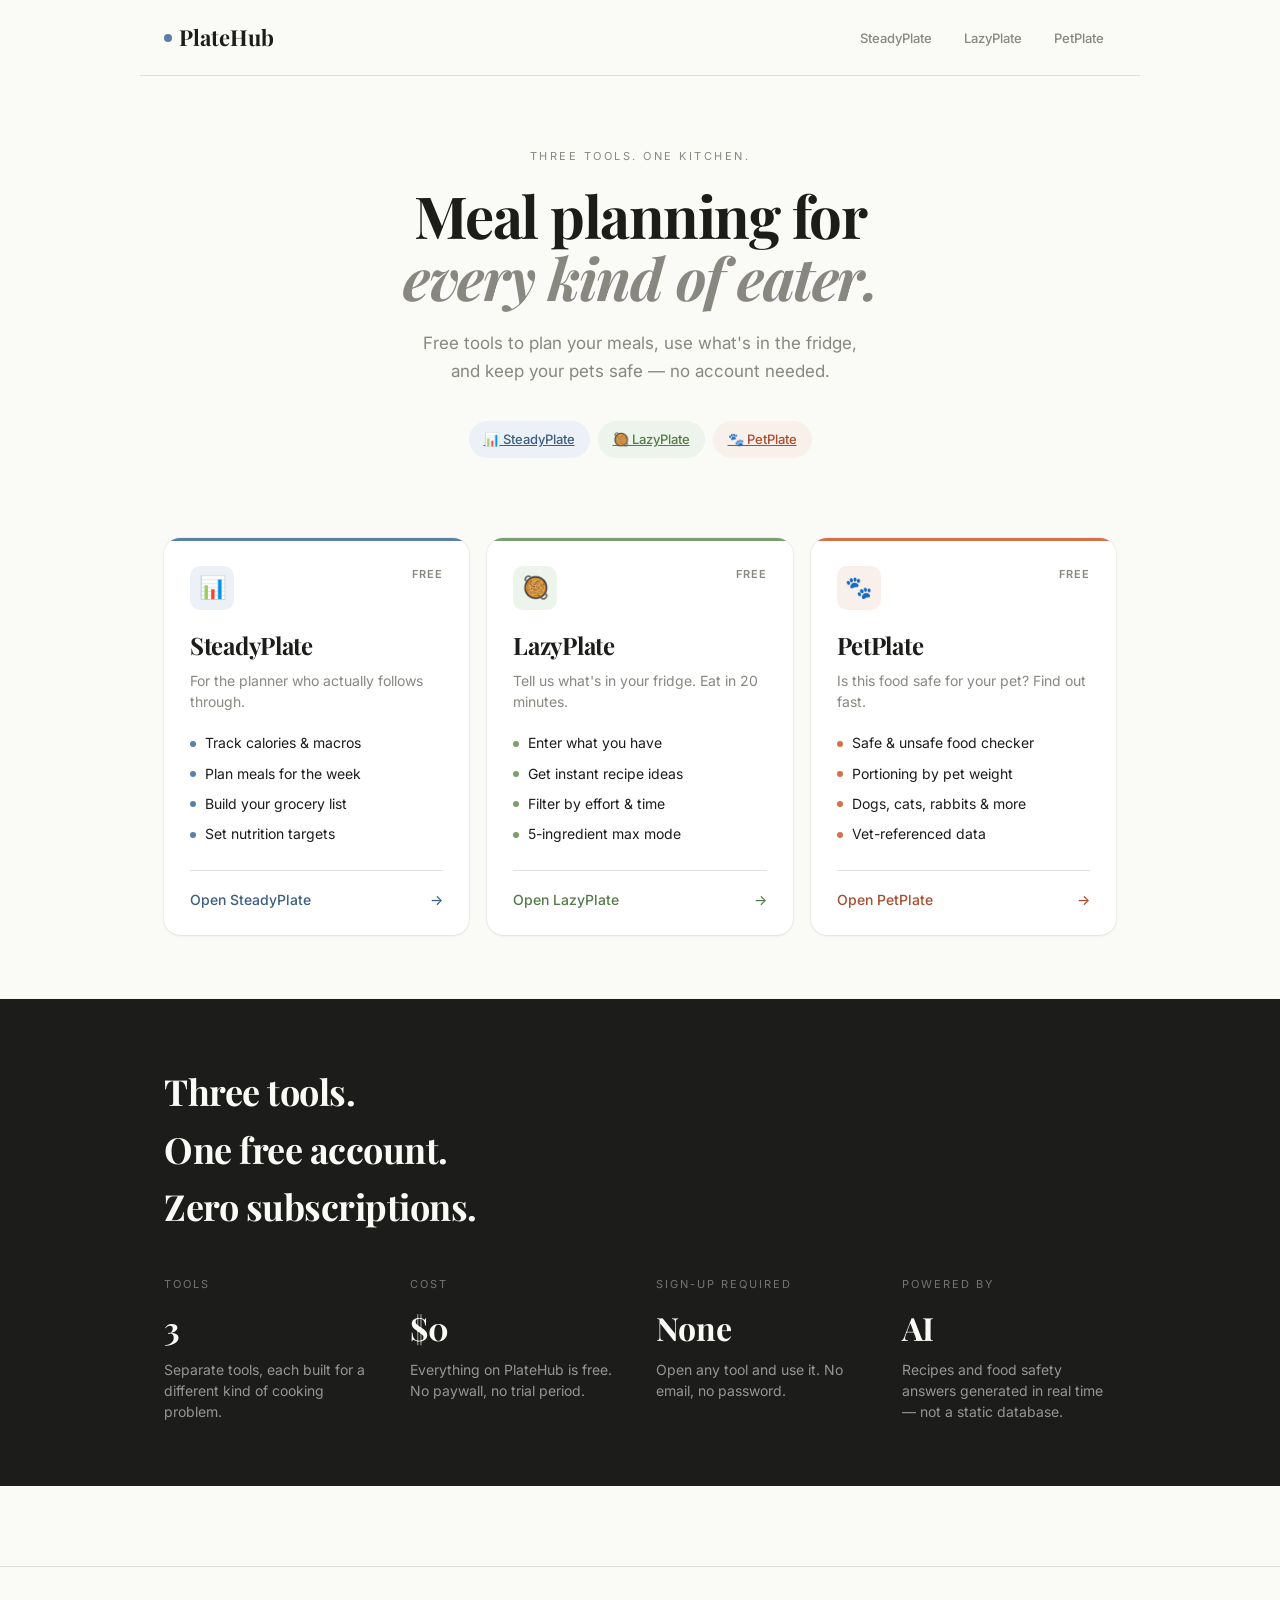
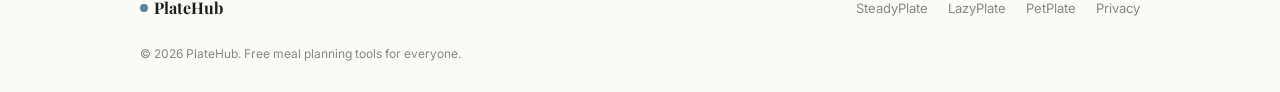
<file: index.html>
<!DOCTYPE html>
<html lang="en">
<head>
  <meta charset="UTF-8">
  <meta name="viewport" content="width=device-width, initial-scale=1.0">
  <title>PlateHub — Three tools for every kind of eater</title>
  <meta name="description" content="Free meal planning tools for every kind of eater. SteadyPlate tracks macros, LazyPlate finds recipes from what you have, PetPlate keeps your animals safe.">
  <link rel="stylesheet" href="styles/main.css">
  <style>
    .hero {
      padding: 72px 0 56px;
      text-align: center;
    }

    .hero-eyebrow {
      font-size: 11px;
      letter-spacing: 2.5px;
      text-transform: uppercase;
      color: var(--gray-mid);
      margin-bottom: 18px;
    }

    .hero-headline {
      font-family: var(--font-display);
      font-size: clamp(36px, 6vw, 58px);
      font-weight: 700;
      line-height: 1.08;
      letter-spacing: -1.5px;
      color: var(--black);
      margin-bottom: 20px;
    }

    .hero-headline em {
      font-style: italic;
      color: var(--gray-mid);
    }

    .hero-sub {
      font-size: 17px;
      color: var(--gray-mid);
      max-width: 460px;
      margin: 0 auto 36px;
      line-height: 1.65;
    }

    .hero-tools-preview {
      display: flex;
      align-items: center;
      justify-content: center;
      gap: 8px;
      flex-wrap: wrap;
    }

    .hero-pill {
      font-size: 13px;
      font-weight: 500;
      padding: 7px 14px;
      border-radius: 20px;
      border: 1px solid var(--gray-border);
      color: var(--gray-mid);
    }

    .hero-pill.steady { background: var(--steady-light); color: var(--steady-dark); border-color: transparent; }
    .hero-pill.lazy   { background: var(--lazy-light);   color: var(--lazy-dark);   border-color: transparent; }
    .hero-pill.pet    { background: var(--pet-light);    color: var(--pet-dark);    border-color: transparent; }

    /* Tools section */
    .tools-section {
      padding: 24px 0 64px;
    }

    .tools-grid {
      display: grid;
      grid-template-columns: repeat(auto-fit, minmax(280px, 1fr));
      gap: 18px;
    }

    .tool-card {
      background: #fff;
      border-radius: var(--radius-lg);
      box-shadow: var(--shadow-card);
      padding: 28px 26px 24px;
      display: flex;
      flex-direction: column;
      text-decoration: none;
      color: inherit;
      transition: transform 0.18s, box-shadow 0.18s;
      position: relative;
      overflow: hidden;
    }

    .tool-card::before {
      content: '';
      position: absolute;
      top: 0; left: 0; right: 0;
      height: 3px;
    }

    .tool-card.steady::before { background: var(--steady); }
    .tool-card.lazy::before   { background: var(--lazy); }
    .tool-card.pet::before    { background: var(--pet); }

    .tool-card:hover {
      transform: translateY(-3px);
      box-shadow: 0 8px 24px rgba(28,28,26,0.1), 0 0 0 0.5px rgba(28,28,26,0.08);
    }

    .tool-card-header {
      display: flex;
      align-items: flex-start;
      justify-content: space-between;
      margin-bottom: 16px;
    }

    .tool-card-icon {
      width: 44px;
      height: 44px;
      border-radius: var(--radius-md);
      display: flex;
      align-items: center;
      justify-content: center;
      font-size: 22px;
    }

    .tool-card.steady .tool-card-icon { background: var(--steady-light); }
    .tool-card.lazy   .tool-card-icon { background: var(--lazy-light); }
    .tool-card.pet    .tool-card-icon { background: var(--pet-light); }

    .tool-card-free {
      font-size: 11px;
      font-weight: 600;
      letter-spacing: 1px;
      text-transform: uppercase;
      color: var(--gray-mid);
    }

    .tool-card-name {
      font-family: var(--font-display);
      font-size: 24px;
      font-weight: 700;
      margin-bottom: 6px;
      letter-spacing: -0.3px;
    }

    .tool-card-tagline {
      font-size: 14px;
      color: var(--gray-mid);
      margin-bottom: 20px;
      line-height: 1.5;
    }

    .tool-card-features {
      list-style: none;
      margin-bottom: 24px;
      display: flex;
      flex-direction: column;
      gap: 8px;
      flex: 1;
    }

    .tool-card-features li {
      font-size: 14px;
      color: var(--black);
      display: flex;
      align-items: center;
      gap: 9px;
    }

    .feature-dot {
      width: 6px;
      height: 6px;
      border-radius: 50%;
      flex-shrink: 0;
    }

    .tool-card.steady .feature-dot { background: var(--steady); }
    .tool-card.lazy   .feature-dot { background: var(--lazy); }
    .tool-card.pet    .feature-dot { background: var(--pet); }

    .tool-card-cta {
      display: flex;
      align-items: center;
      justify-content: space-between;
      padding-top: 18px;
      border-top: 0.5px solid var(--gray-border);
      font-size: 14px;
      font-weight: 500;
    }

    .tool-card.steady .tool-card-cta { color: var(--steady-dark); }
    .tool-card.lazy   .tool-card-cta { color: var(--lazy-dark); }
    .tool-card.pet    .tool-card-cta { color: var(--pet-dark); }

    /* Why section */
    .why-section {
      background: var(--black);
      color: var(--white);
      padding: 64px 0;
      margin: 0 0 0;
    }

    .why-inner {
      max-width: 1000px;
      margin: 0 auto;
      padding: 0 24px;
    }

    .why-headline {
      font-family: var(--font-display);
      font-size: clamp(24px, 4vw, 36px);
      font-weight: 700;
      margin-bottom: 40px;
      letter-spacing: -0.5px;
    }

    .why-grid {
      display: grid;
      grid-template-columns: repeat(auto-fit, minmax(200px, 1fr));
      gap: 32px;
    }

    .why-item-label {
      font-size: 11px;
      letter-spacing: 2px;
      text-transform: uppercase;
      color: rgba(250,250,247,0.4);
      margin-bottom: 8px;
    }

    .why-item-value {
      font-family: var(--font-display);
      font-size: 32px;
      font-weight: 700;
      margin-bottom: 6px;
    }

    .why-item-desc {
      font-size: 14px;
      color: rgba(250,250,247,0.55);
      line-height: 1.5;
    }
  </style>
</head>
<body>

  <nav class="ph-nav">
    <a href="/" class="ph-logo">
      <span class="ph-logo-dot"></span>
      PlateHub
    </a>
    <ul class="ph-nav-links">
      <li><a href="steadyplate/">SteadyPlate</a></li>
      <li><a href="lazyplate/">LazyPlate</a></li>
      <li><a href="petplate/">PetPlate</a></li>
    </ul>
  </nav>

  <section class="hero">
    <div class="ph-container">
      <p class="hero-eyebrow">Three tools. One kitchen.</p>
      <h1 class="hero-headline">Meal planning for<br><em>every kind of eater.</em></h1>
      <p class="hero-sub">Free tools to plan your meals, use what's in the fridge, and keep your pets safe — no account needed.</p>
      <div class="hero-tools-preview">
        <a href="steadyplate/" class="hero-pill steady">📊 SteadyPlate</a>
        <a href="lazyplate/" class="hero-pill lazy">🥘 LazyPlate</a>
        <a href="petplate/" class="hero-pill pet">🐾 PetPlate</a>
      </div>
    </div>
  </section>

  <section class="tools-section">
    <div class="ph-container">
      <div class="tools-grid">

        <a href="steadyplate/" class="tool-card steady">
          <div class="tool-card-header">
            <div class="tool-card-icon">📊</div>
            <span class="tool-card-free">Free</span>
          </div>
          <h2 class="tool-card-name">SteadyPlate</h2>
          <p class="tool-card-tagline">For the planner who actually follows through.</p>
          <ul class="tool-card-features">
            <li><span class="feature-dot"></span>Track calories & macros</li>
            <li><span class="feature-dot"></span>Plan meals for the week</li>
            <li><span class="feature-dot"></span>Build your grocery list</li>
            <li><span class="feature-dot"></span>Set nutrition targets</li>
          </ul>
          <div class="tool-card-cta">
            <span>Open SteadyPlate</span>
            <span>→</span>
          </div>
        </a>

        <a href="lazyplate/" class="tool-card lazy">
          <div class="tool-card-header">
            <div class="tool-card-icon">🥘</div>
            <span class="tool-card-free">Free</span>
          </div>
          <h2 class="tool-card-name">LazyPlate</h2>
          <p class="tool-card-tagline">Tell us what's in your fridge. Eat in 20 minutes.</p>
          <ul class="tool-card-features">
            <li><span class="feature-dot"></span>Enter what you have</li>
            <li><span class="feature-dot"></span>Get instant recipe ideas</li>
            <li><span class="feature-dot"></span>Filter by effort & time</li>
            <li><span class="feature-dot"></span>5-ingredient max mode</li>
          </ul>
          <div class="tool-card-cta">
            <span>Open LazyPlate</span>
            <span>→</span>
          </div>
        </a>

        <a href="petplate/" class="tool-card pet">
          <div class="tool-card-header">
            <div class="tool-card-icon">🐾</div>
            <span class="tool-card-free">Free</span>
          </div>
          <h2 class="tool-card-name">PetPlate</h2>
          <p class="tool-card-tagline">Is this food safe for your pet? Find out fast.</p>
          <ul class="tool-card-features">
            <li><span class="feature-dot"></span>Safe & unsafe food checker</li>
            <li><span class="feature-dot"></span>Portioning by pet weight</li>
            <li><span class="feature-dot"></span>Dogs, cats, rabbits & more</li>
            <li><span class="feature-dot"></span>Vet-referenced data</li>
          </ul>
          <div class="tool-card-cta">
            <span>Open PetPlate</span>
            <span>→</span>
          </div>
        </a>

      </div>
    </div>
  </section>

  <section class="why-section">
    <div class="why-inner">
      <h2 class="why-headline">Three tools.<br>One free account.<br>Zero subscriptions.</h2>
      <div class="why-grid">
        <div>
          <p class="why-item-label">Tools</p>
          <p class="why-item-value">3</p>
          <p class="why-item-desc">Separate tools, each built for a different kind of cooking problem.</p>
        </div>
        <div>
          <p class="why-item-label">Cost</p>
          <p class="why-item-value">$0</p>
          <p class="why-item-desc">Everything on PlateHub is free. No paywall, no trial period.</p>
        </div>
        <div>
          <p class="why-item-label">Sign-up required</p>
          <p class="why-item-value">None</p>
          <p class="why-item-desc">Open any tool and use it. No email, no password.</p>
        </div>
        <div>
          <p class="why-item-label">Powered by</p>
          <p class="why-item-value">AI</p>
          <p class="why-item-desc">Recipes and food safety answers generated in real time — not a static database.</p>
        </div>
      </div>
    </div>
  </section>

  <footer class="ph-footer">
    <div class="ph-footer-inner">
      <a href="/" class="ph-footer-logo">
        <span class="ph-logo-dot"></span>
        PlateHub
      </a>
      <ul class="ph-footer-links">
        <li><a href="steadyplate/">SteadyPlate</a></li>
        <li><a href="lazyplate/">LazyPlate</a></li>
        <li><a href="petplate/">PetPlate</a></li>
        <li><a href="privacy.html">Privacy</a></li>
      </ul>
      <p class="ph-footer-copy">© 2026 PlateHub. Free meal planning tools for everyone.</p>
    </div>
  </footer>

</body>
</html>
</file>
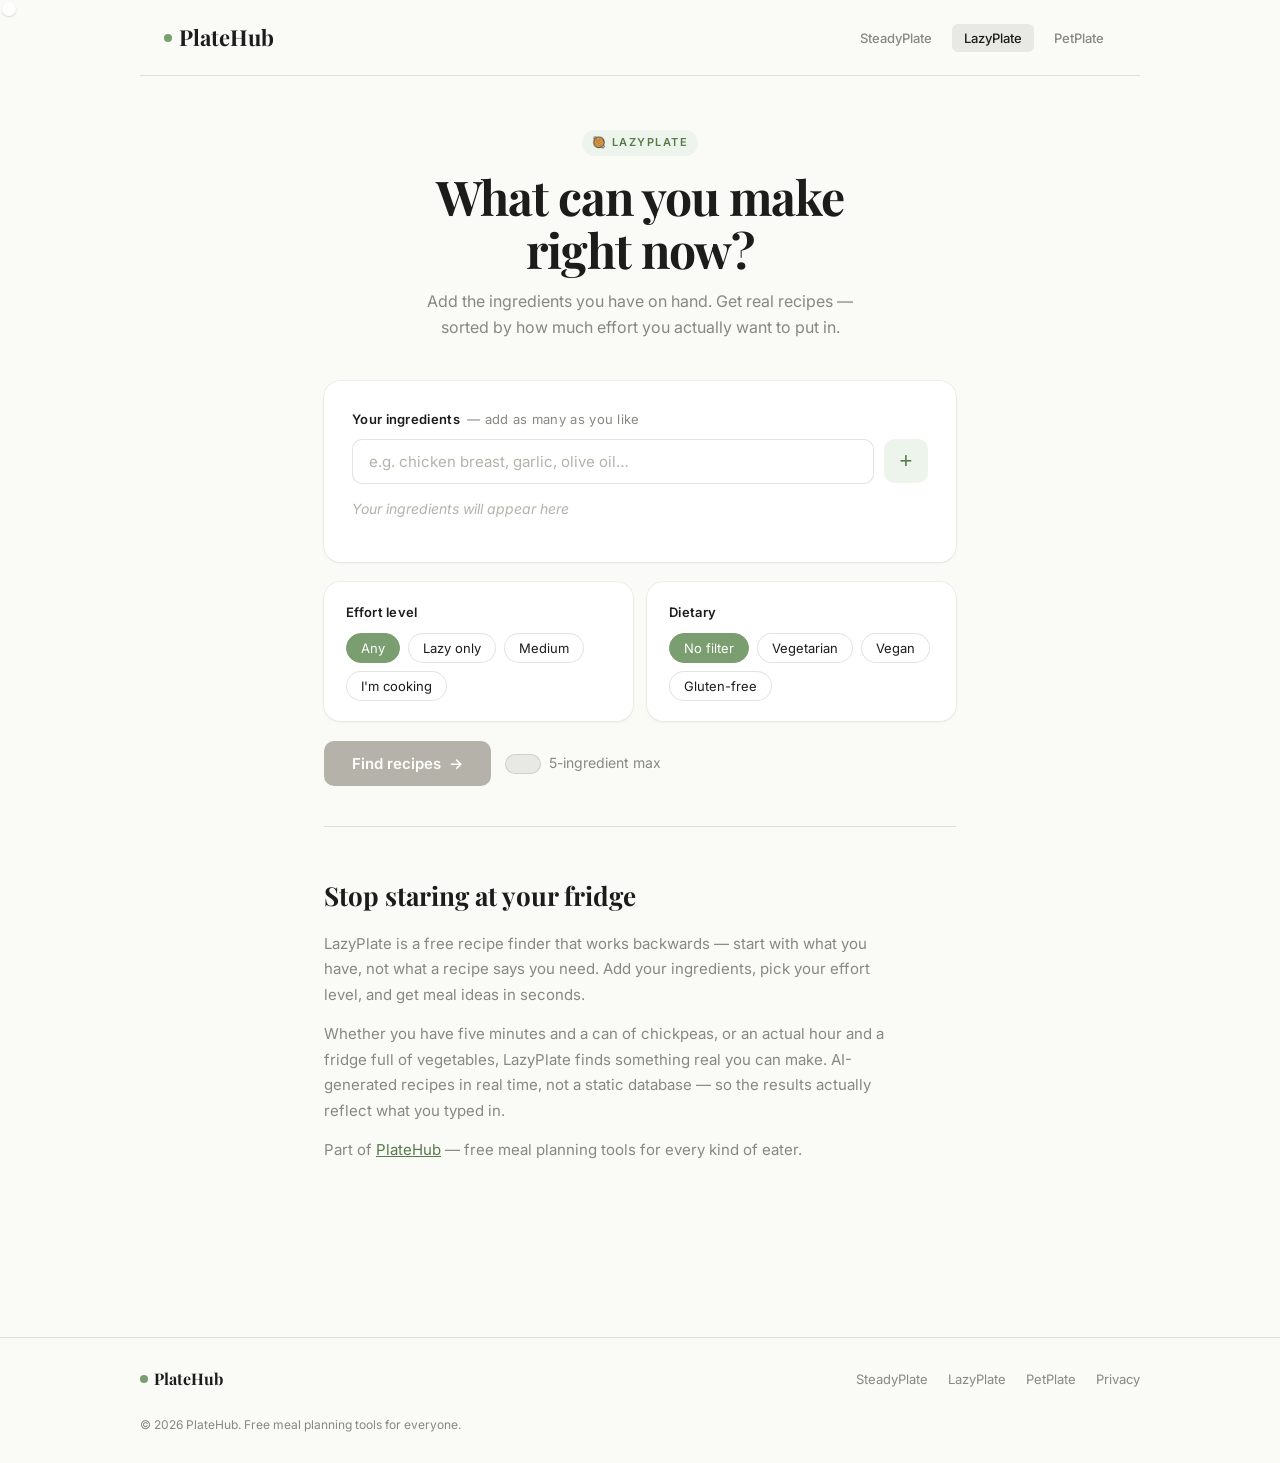
<file: lazyplate/index.html>
<!DOCTYPE html>
<html lang="en">
<head>
  <meta charset="UTF-8">
  <meta name="viewport" content="width=device-width, initial-scale=1.0">
  <title>LazyPlate — Recipes from whatever's in your fridge | PlateHub</title>
  <meta name="description" content="Type in whatever ingredients you have. LazyPlate finds real recipes you can make right now — sorted by how much effort you want to put in.">
  <link rel="stylesheet" href="../styles/main.css">
  <style>
    .lp-hero {
      padding: 52px 0 40px;
      text-align: center;
    }

    .lp-headline {
      font-family: var(--font-display);
      font-size: clamp(30px, 5vw, 48px);
      font-weight: 700;
      line-height: 1.1;
      letter-spacing: -1px;
      margin: 14px 0 14px;
      color: var(--black);
    }

    .lp-sub {
      font-size: 16px;
      color: var(--gray-mid);
      max-width: 440px;
      margin: 0 auto;
      line-height: 1.6;
    }

    /* Main tool area */
    .lp-tool {
      padding: 0 0 80px;
    }

    .lp-input-section {
      background: #fff;
      border-radius: var(--radius-lg);
      box-shadow: var(--shadow-card);
      padding: 28px;
      margin-bottom: 20px;
    }

    .lp-label {
      display: block;
      font-size: 13px;
      font-weight: 600;
      letter-spacing: 0.3px;
      color: var(--black);
      margin-bottom: 10px;
    }

    .lp-label span {
      font-weight: 400;
      color: var(--gray-mid);
      margin-left: 4px;
    }

    .ingredient-input-row {
      display: flex;
      gap: 10px;
      margin-bottom: 14px;
    }

    .ingredient-input-row .ph-input {
      flex: 1;
    }

    .add-btn {
      flex-shrink: 0;
      width: 44px;
      height: 44px;
      border-radius: var(--radius-md);
      background: var(--lazy-light);
      color: var(--lazy-dark);
      border: 1px solid transparent;
      font-size: 22px;
      line-height: 1;
      cursor: pointer;
      display: flex;
      align-items: center;
      justify-content: center;
      transition: background 0.15s;
      font-weight: 400;
    }

    .add-btn:hover { background: #d4e8d0; }

    .ingredients-chips {
      display: flex;
      flex-wrap: wrap;
      gap: 8px;
      min-height: 36px;
    }

    .ingredient-chip {
      display: inline-flex;
      align-items: center;
      gap: 6px;
      font-size: 14px;
      padding: 6px 10px 6px 12px;
      border-radius: 20px;
      background: var(--lazy-light);
      color: var(--lazy-dark);
      border: 1px solid transparent;
    }

    .chip-remove {
      width: 18px;
      height: 18px;
      border-radius: 50%;
      background: rgba(90, 122, 74, 0.2);
      border: none;
      cursor: pointer;
      display: flex;
      align-items: center;
      justify-content: center;
      font-size: 12px;
      color: var(--lazy-dark);
      line-height: 1;
      transition: background 0.12s;
      flex-shrink: 0;
    }

    .chip-remove:hover { background: rgba(90, 122, 74, 0.35); }

    .empty-chips {
      font-size: 14px;
      color: #B4B2A9;
      font-style: italic;
    }

    .lp-options-row {
      display: grid;
      grid-template-columns: 1fr 1fr;
      gap: 14px;
      margin-bottom: 20px;
    }

    .lp-options-group {
      background: #fff;
      border-radius: var(--radius-lg);
      box-shadow: var(--shadow-card);
      padding: 20px 22px;
    }

    .effort-tags {
      display: flex;
      flex-wrap: wrap;
      gap: 8px;
      margin-top: 4px;
    }

    .effort-tag {
      font-size: 13px;
      padding: 6px 14px;
      border-radius: 20px;
      border: 1px solid var(--gray-border);
      background: #fff;
      color: var(--black);
      cursor: pointer;
      transition: all 0.12s;
      font-family: var(--font-body);
    }

    .effort-tag:hover { background: var(--gray-light); }
    .effort-tag.selected { background: var(--lazy); color: #fff; border-color: var(--lazy); }

    .generate-row {
      display: flex;
      align-items: center;
      gap: 14px;
      flex-wrap: wrap;
    }

    .btn-generate {
      display: inline-flex;
      align-items: center;
      gap: 8px;
      font-family: var(--font-body);
      font-size: 15px;
      font-weight: 600;
      padding: 13px 28px;
      border-radius: var(--radius-md);
      border: none;
      cursor: pointer;
      background: var(--lazy);
      color: #fff;
      transition: background 0.15s, transform 0.1s;
    }

    .btn-generate:hover { background: var(--lazy-dark); }
    .btn-generate:active { transform: scale(0.98); }
    .btn-generate:disabled { background: #B4B2A9; cursor: not-allowed; transform: none; }

    .five-ing-toggle {
      display: flex;
      align-items: center;
      gap: 8px;
      font-size: 14px;
      color: var(--gray-mid);
      cursor: pointer;
    }

    .toggle-switch {
      width: 36px;
      height: 20px;
      border-radius: 10px;
      background: var(--gray-light);
      border: 1px solid var(--gray-border);
      position: relative;
      cursor: pointer;
      transition: background 0.2s;
      flex-shrink: 0;
    }

    .toggle-switch.on { background: var(--lazy); border-color: var(--lazy); }

    .toggle-knob {
      width: 14px;
      height: 14px;
      border-radius: 50%;
      background: #fff;
      position: absolute;
      top: 2px;
      left: 2px;
      transition: transform 0.2s;
      box-shadow: 0 1px 2px rgba(0,0,0,0.15);
    }

    .toggle-switch.on .toggle-knob { transform: translateX(16px); }

    /* Results */
    .results-area {
      margin-top: 24px;
    }

    .results-header {
      display: flex;
      align-items: center;
      justify-content: space-between;
      margin-bottom: 16px;
    }

    .results-title {
      font-family: var(--font-display);
      font-size: 20px;
      font-weight: 700;
    }

    .results-count {
      font-size: 13px;
      color: var(--gray-mid);
    }

    .recipe-cards {
      display: grid;
      grid-template-columns: repeat(auto-fill, minmax(280px, 1fr));
      gap: 16px;
    }

    .recipe-card {
      background: #fff;
      border-radius: var(--radius-lg);
      box-shadow: var(--shadow-card);
      padding: 22px;
      display: flex;
      flex-direction: column;
      gap: 12px;
      animation: fadeUp 0.3s ease both;
    }

    @keyframes fadeUp {
      from { opacity: 0; transform: translateY(8px); }
      to   { opacity: 1; transform: translateY(0); }
    }

    .recipe-card:nth-child(2) { animation-delay: 0.08s; }
    .recipe-card:nth-child(3) { animation-delay: 0.16s; }

    .recipe-card-top {
      display: flex;
      align-items: flex-start;
      justify-content: space-between;
      gap: 10px;
    }

    .recipe-name {
      font-family: var(--font-display);
      font-size: 18px;
      font-weight: 700;
      line-height: 1.25;
      flex: 1;
    }

    .effort-badge {
      font-size: 11px;
      font-weight: 600;
      padding: 4px 9px;
      border-radius: 20px;
      white-space: nowrap;
      flex-shrink: 0;
    }

    .effort-badge.easy   { background: var(--lazy-light); color: var(--lazy-dark); }
    .effort-badge.medium { background: #FFF3DC; color: #8B5E00; }
    .effort-badge.involved { background: #FDEAEA; color: #8B2020; }

    .recipe-desc {
      font-size: 14px;
      color: var(--gray-mid);
      line-height: 1.55;
    }

    .recipe-meta {
      display: flex;
      gap: 14px;
      flex-wrap: wrap;
    }

    .recipe-meta-item {
      font-size: 12px;
      color: var(--gray-mid);
      display: flex;
      align-items: center;
      gap: 4px;
    }

    .recipe-ingredients-label {
      font-size: 12px;
      font-weight: 600;
      letter-spacing: 0.5px;
      text-transform: uppercase;
      color: var(--gray-mid);
      margin-bottom: 6px;
    }

    .recipe-ingredients-list {
      display: flex;
      flex-wrap: wrap;
      gap: 5px;
    }

    .recipe-ing-tag {
      font-size: 12px;
      padding: 3px 9px;
      border-radius: 20px;
      background: var(--lazy-light);
      color: var(--lazy-dark);
    }

    .recipe-ing-tag.missing {
      background: #FDEAEA;
      color: #8B2020;
    }

    .recipe-steps-toggle {
      font-size: 13px;
      font-weight: 500;
      color: var(--lazy-dark);
      background: none;
      border: none;
      cursor: pointer;
      padding: 0;
      display: flex;
      align-items: center;
      gap: 5px;
      transition: color 0.15s;
      font-family: var(--font-body);
    }

    .recipe-steps-toggle:hover { color: var(--lazy); }

    .recipe-steps {
      display: none;
      font-size: 14px;
      color: var(--black);
      line-height: 1.65;
    }

    .recipe-steps.open { display: block; }

    .recipe-steps ol {
      padding-left: 18px;
      display: flex;
      flex-direction: column;
      gap: 8px;
      margin-top: 8px;
    }

    /* Loading */
    .loading-state {
      text-align: center;
      padding: 60px 0;
    }

    .loading-spinner {
      width: 36px;
      height: 36px;
      border: 2.5px solid var(--gray-light);
      border-top-color: var(--lazy);
      border-radius: 50%;
      animation: spin 0.8s linear infinite;
      margin: 0 auto 16px;
    }

    @keyframes spin { to { transform: rotate(360deg); } }

    .loading-text {
      font-size: 15px;
      color: var(--gray-mid);
    }

    .error-state {
      text-align: center;
      padding: 40px 24px;
      background: #FDEAEA;
      border-radius: var(--radius-lg);
    }

    .error-state p {
      font-size: 15px;
      color: #8B2020;
      margin-bottom: 12px;
    }

    /* SEO content */
    .lp-about {
      border-top: 0.5px solid var(--gray-border);
      padding: 48px 0 0;
      margin-top: 40px;
    }

    .lp-about h2 {
      font-family: var(--font-display);
      font-size: 26px;
      font-weight: 700;
      margin-bottom: 14px;
    }

    .lp-about p {
      font-size: 15px;
      color: var(--gray-mid);
      line-height: 1.7;
      max-width: 580px;
      margin-bottom: 14px;
    }

    @media (max-width: 600px) {
      .lp-options-row { grid-template-columns: 1fr; }
      .ingredient-input-row .ph-input { font-size: 16px; }
    }
  </style>
</head>
<body>

  <nav class="ph-nav lazy">
    <a href="../" class="ph-logo">
      <span class="ph-logo-dot"></span>
      PlateHub
    </a>
    <ul class="ph-nav-links">
      <li><a href="../steadyplate/">SteadyPlate</a></li>
      <li><a href="../lazyplate/" class="active">LazyPlate</a></li>
      <li><a href="../petplate/">PetPlate</a></li>
    </ul>
  </nav>

  <section class="lp-hero">
    <div class="ph-container-narrow">
      <span class="tool-badge lazy">🥘 LazyPlate</span>
      <h1 class="lp-headline">What can you make<br>right now?</h1>
      <p class="lp-sub">Add the ingredients you have on hand. Get real recipes — sorted by how much effort you actually want to put in.</p>
    </div>
  </section>

  <section class="lp-tool">
    <div class="ph-container-narrow">

      <!-- Ingredient input -->
      <div class="lp-input-section">
        <label class="lp-label" for="ingredient-input">
          Your ingredients
          <span>— add as many as you like</span>
        </label>
        <div class="ingredient-input-row">
          <input
            type="text"
            id="ingredient-input"
            class="ph-input"
            placeholder="e.g. chicken breast, garlic, olive oil…"
            autocomplete="off"
          >
          <button class="add-btn" id="add-btn" aria-label="Add ingredient">+</button>
        </div>
        <div class="ingredients-chips" id="chips-container">
          <span class="empty-chips" id="empty-chips-msg">Your ingredients will appear here</span>
        </div>
      </div>

      <!-- Options -->
      <div class="lp-options-row">
        <div class="lp-options-group">
          <label class="lp-label">Effort level</label>
          <div class="effort-tags" id="effort-tags">
            <button class="effort-tag selected" data-value="any">Any</button>
            <button class="effort-tag" data-value="lazy">Lazy only</button>
            <button class="effort-tag" data-value="medium">Medium</button>
            <button class="effort-tag" data-value="involved">I'm cooking</button>
          </div>
        </div>
        <div class="lp-options-group">
          <label class="lp-label">Dietary</label>
          <div class="effort-tags" id="diet-tags">
            <button class="effort-tag selected" data-value="none">No filter</button>
            <button class="effort-tag" data-value="vegetarian">Vegetarian</button>
            <button class="effort-tag" data-value="vegan">Vegan</button>
            <button class="effort-tag" data-value="gluten-free">Gluten-free</button>
          </div>
        </div>
      </div>

      <!-- Generate -->
      <div class="generate-row">
        <button class="btn-generate" id="generate-btn" disabled>
          <span>Find recipes</span>
          <span>→</span>
        </button>
        <label class="five-ing-toggle" id="five-toggle-label">
          <div class="toggle-switch" id="five-toggle" role="switch" aria-checked="false" tabindex="0"></div>
          <div class="toggle-knob" id="five-toggle-knob" style="position:absolute"></div>
          5-ingredient max
        </label>
      </div>

      <!-- Results -->
      <div class="results-area" id="results-area" style="display:none"></div>

      <!-- SEO content -->
      <div class="lp-about">
        <h2>Stop staring at your fridge</h2>
        <p>LazyPlate is a free recipe finder that works backwards — start with what you have, not what a recipe says you need. Add your ingredients, pick your effort level, and get meal ideas in seconds.</p>
        <p>Whether you have five minutes and a can of chickpeas, or an actual hour and a fridge full of vegetables, LazyPlate finds something real you can make. AI-generated recipes in real time, not a static database — so the results actually reflect what you typed in.</p>
        <p>Part of <a href="../" style="color: var(--lazy-dark);">PlateHub</a> — free meal planning tools for every kind of eater.</p>
      </div>

    </div>
  </section>

  <footer class="ph-footer">
    <div class="ph-footer-inner">
      <a href="../" class="ph-footer-logo">
        <span class="ph-logo-dot" style="background:var(--lazy)"></span>
        PlateHub
      </a>
      <ul class="ph-footer-links">
        <li><a href="../steadyplate/">SteadyPlate</a></li>
        <li><a href="../lazyplate/">LazyPlate</a></li>
        <li><a href="../petplate/">PetPlate</a></li>
        <li><a href="../privacy.html">Privacy</a></li>
      </ul>
      <p class="ph-footer-copy">© 2026 PlateHub. Free meal planning tools for everyone.</p>
    </div>
  </footer>

  <script>
    // --- State ---
    let ingredients = [];
    let effortFilter = 'any';
    let dietFilter = 'none';
    let fiveIngMax = false;

    // --- Elements ---
    const input = document.getElementById('ingredient-input');
    const addBtn = document.getElementById('add-btn');
    const chipsContainer = document.getElementById('chips-container');
    const emptyMsg = document.getElementById('empty-chips-msg');
    const generateBtn = document.getElementById('generate-btn');
    const resultsArea = document.getElementById('results-area');
    const fiveToggle = document.getElementById('five-toggle');

    // --- Ingredient management ---
    function addIngredient() {
      const val = input.value.trim();
      if (!val) return;
      const items = val.split(',').map(s => s.trim()).filter(Boolean);
      items.forEach(item => {
        if (item && !ingredients.includes(item.toLowerCase())) {
          ingredients.push(item.toLowerCase());
        }
      });
      input.value = '';
      renderChips();
      updateGenerateBtn();
    }

    function removeIngredient(name) {
      ingredients = ingredients.filter(i => i !== name);
      renderChips();
      updateGenerateBtn();
    }

    function renderChips() {
      chipsContainer.innerHTML = '';
      if (ingredients.length === 0) {
        chipsContainer.innerHTML = '<span class="empty-chips" id="empty-chips-msg">Your ingredients will appear here</span>';
        return;
      }
      ingredients.forEach(ing => {
        const chip = document.createElement('span');
        chip.className = 'ingredient-chip';
        chip.innerHTML = `${ing} <button class="chip-remove" aria-label="Remove ${ing}">×</button>`;
        chip.querySelector('.chip-remove').addEventListener('click', () => removeIngredient(ing));
        chipsContainer.appendChild(chip);
      });
    }

    function updateGenerateBtn() {
      generateBtn.disabled = ingredients.length === 0;
    }

    addBtn.addEventListener('click', addIngredient);
    input.addEventListener('keydown', e => { if (e.key === 'Enter') { e.preventDefault(); addIngredient(); } });

    // --- Filter tags ---
    document.getElementById('effort-tags').addEventListener('click', e => {
      if (!e.target.matches('.effort-tag')) return;
      document.querySelectorAll('#effort-tags .effort-tag').forEach(t => t.classList.remove('selected'));
      e.target.classList.add('selected');
      effortFilter = e.target.dataset.value;
    });

    document.getElementById('diet-tags').addEventListener('click', e => {
      if (!e.target.matches('.effort-tag')) return;
      document.querySelectorAll('#diet-tags .effort-tag').forEach(t => t.classList.remove('selected'));
      e.target.classList.add('selected');
      dietFilter = e.target.dataset.value;
    });

    // --- 5-ingredient toggle ---
    fiveToggle.addEventListener('click', toggleFive);
    fiveToggle.addEventListener('keydown', e => { if (e.key === ' ' || e.key === 'Enter') { e.preventDefault(); toggleFive(); }});

    function toggleFive() {
      fiveIngMax = !fiveIngMax;
      fiveToggle.classList.toggle('on', fiveIngMax);
      fiveToggle.setAttribute('aria-checked', fiveIngMax);
    }

    // Fix toggle knob positioning
    (function() {
      const knob = document.getElementById('five-toggle-knob');
      fiveToggle.style.position = 'relative';
      fiveToggle.appendChild(knob);
    })();

    // --- Generate recipes ---
    generateBtn.addEventListener('click', generateRecipes);

    async function generateRecipes() {
      if (ingredients.length === 0) return;

      generateBtn.disabled = true;
      generateBtn.innerHTML = '<span>Finding recipes…</span>';
      resultsArea.style.display = 'block';
      resultsArea.innerHTML = `
        <div class="loading-state">
          <div class="loading-spinner"></div>
          <p class="loading-text">Cooking up ideas…</p>
        </div>`;

      const effortNote = effortFilter === 'any' ? 'any effort level' :
                         effortFilter === 'lazy' ? 'minimal effort (under 20 minutes, very few steps)' :
                         effortFilter === 'medium' ? 'medium effort (30-45 minutes)' :
                         'involved cooking (45+ minutes, proper technique)';

      const dietNote = dietFilter === 'none' ? '' : `, must be ${dietFilter}`;
      const fiveNote = fiveIngMax ? ' Use 5 ingredients or fewer per recipe.' : '';

      const prompt = `You are a practical home cooking assistant. The user has these ingredients: ${ingredients.join(', ')}


Generate exactly 3 recipe ideas they can make. Requirements:
- Effort level: ${effortNote}${dietNote}${fiveNote}
- Each recipe should primarily use the ingredients listed (they may have basic pantry staples: salt, pepper, oil, butter, water)
- Be realistic and practical, not fancy}`;

Respond ONLY with valid JSON, no markdown, no preamble. Format:
{
  "recipes": [
    {
      "name": "Recipe Name",
      "effort": "Easy|Medium|Involved",
      "time": "15 mins",
      "servings": "2",
      "description": "One sentence description.",
      "uses": ["ingredient1", "ingredient2"],
      "extra": ["pantry item needed"],
      "steps": ["Step one.", "Step two.", "Step three."]
    }
  ]
};

     try {
        const response = await fetch('https://api.anthropic.com/v1/messages', {
          method: 'POST',
          headers: {
            'Content-Type': 'application/json',
            'x-api-key': 'sk-ant-api03-V52R4LpDZ1kAegD16yCWQu0ndbGYXE0cieWfrktCCToYM7kfLXKPeeYsvpyNm7-qkk1rUAcdKuihS1HK3nb3ug-Bv8-NgAA',
            'anthropic-version': '2023-06-01',
            'anthropic-dangerous-direct-browser-access': 'true'
          },
          body: JSON.stringify({
            model: 'claude-sonnet-4-6',
            max_tokens: 1000,
            messages: [{ role: 'user', content: prompt }]
          })
        });

        if (!response.ok) throw new Error(`API error ${response.status}`);

        const data = await response.json();
        const text = data.content.map(b => b.text || '').join('');
        const clean = text.replace(/```json|```/g, '').trim();
        const parsed = JSON.parse(clean);

        renderRecipes(parsed.recipes);

      } catch (err) {
        resultsArea.innerHTML = `
          <div class="error-state">
            <p>Couldn't generate recipes right now. Check your connection and try again.</p>
            <button class="btn btn-outline" onclick="generateRecipes()">Try again</button>
          </div>`;
      } finally {
        generateBtn.disabled = false;
        generateBtn.innerHTML = '<span>Find recipes</span><span>→</span>';
      }
    }

    function renderRecipes(recipes) {
      const effortClass = { 'Easy': 'easy', 'Medium': 'medium', 'Involved': 'involved' };

      const html = `
        <div class="results-header">
          <h2 class="results-title">Your recipes</h2>
          <span class="results-count">${recipes.length} ideas</span>
        </div>
        <div class="recipe-cards">
          ${recipes.map((r, i) => `
            <div class="recipe-card">
              <div class="recipe-card-top">
                <h3 class="recipe-name">${r.name}</h3>
                <span class="effort-badge ${effortClass[r.effort] || 'easy'}">${r.effort}</span>
              </div>
              <p class="recipe-desc">${r.description}</p>
              <div class="recipe-meta">
                <span class="recipe-meta-item">⏱ ${r.time}</span>
                <span class="recipe-meta-item">🍽 ${r.servings} servings</span>
              </div>
              <div>
                <p class="recipe-ingredients-label">Ingredients</p>
                <div class="recipe-ingredients-list">
                  ${(r.uses || []).map(ing => `<span class="recipe-ing-tag">${ing}</span>`).join('')}
                  ${(r.extra || []).map(ing => `<span class="recipe-ing-tag missing">+ ${ing}</span>`).join('')}
                </div>
              </div>
              <div>
                <button class="recipe-steps-toggle" onclick="toggleSteps(this)" data-index="${i}">
                  Show steps ↓
                </button>
                <div class="recipe-steps" id="steps-${i}">
                  <ol>${(r.steps || []).map(s => `<li>${s}</li>`).join('')}</ol>
                </div>
              </div>
            </div>
          `).join('')}
        </div>`;

      resultsArea.innerHTML = html;
      resultsArea.scrollIntoView({ behavior: 'smooth', block: 'start' });
    }

    function toggleSteps(btn) {
      const idx = btn.dataset.index;
      const stepsEl = document.getElementById(`steps-${idx}`);
      const open = stepsEl.classList.toggle('open');
      btn.textContent = open ? 'Hide steps ↑' : 'Show steps ↓';
    }
  </script>

</body>
</html>
</file>
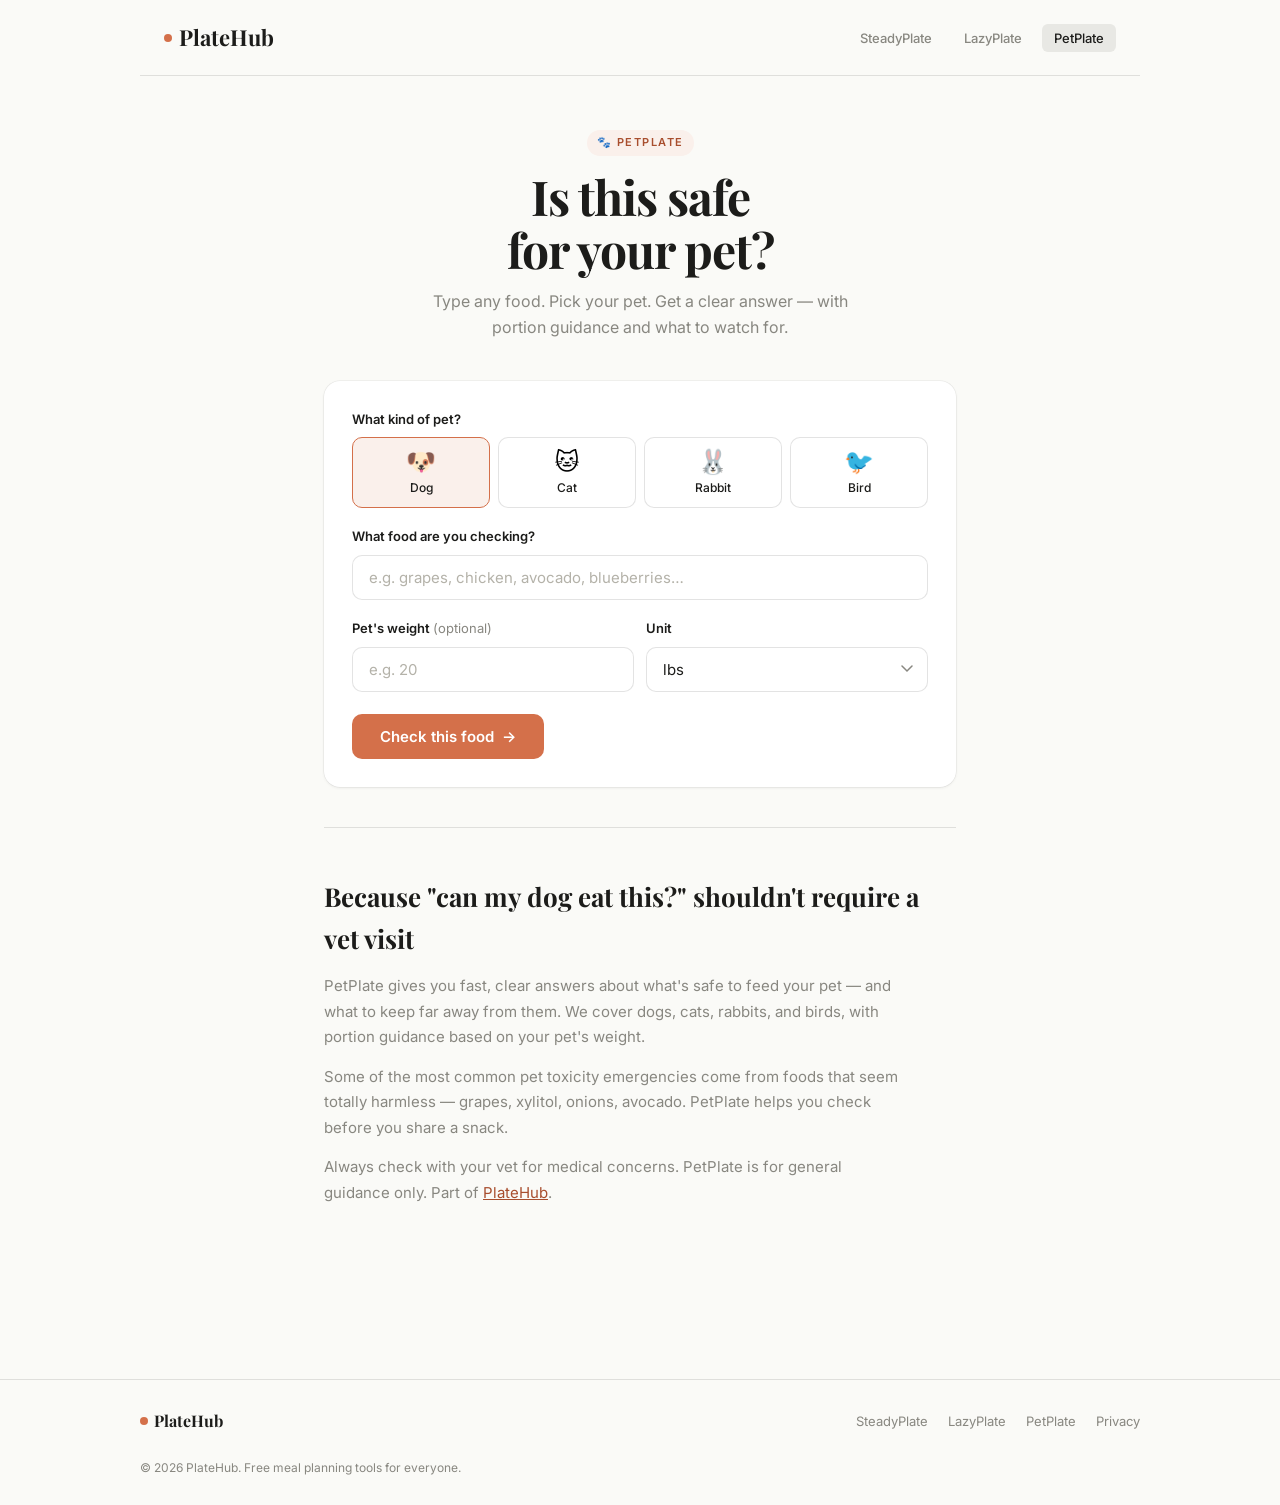
<file: petplate/index.html>
<!DOCTYPE html>
<html lang="en">
<head>
  <meta charset="UTF-8">
  <meta name="viewport" content="width=device-width, initial-scale=1.0">
  <title>PetPlate — Is this food safe for your pet? | PlateHub</title>
  <meta name="description" content="Free pet food safety checker. Find out instantly if a food is safe for your dog, cat, rabbit, or bird — with portion guidance by weight.">
  <link rel="stylesheet" href="../styles/main.css">
  <style>
    .pp-hero {
      padding: 52px 0 40px;
      text-align: center;
    }

    .pp-headline {
      font-family: var(--font-display);
      font-size: clamp(30px, 5vw, 48px);
      font-weight: 700;
      line-height: 1.1;
      letter-spacing: -1px;
      margin: 14px 0 14px;
    }

    .pp-sub {
      font-size: 16px;
      color: var(--gray-mid);
      max-width: 440px;
      margin: 0 auto;
      line-height: 1.6;
    }

    .pp-tool {
      padding: 0 0 80px;
    }

    .pp-form-card {
      background: #fff;
      border-radius: var(--radius-lg);
      box-shadow: var(--shadow-card);
      padding: 28px;
      margin-bottom: 20px;
    }

    .pp-field {
      margin-bottom: 18px;
    }

    .pp-field:last-child { margin-bottom: 0; }

    .pp-field-label {
      display: block;
      font-size: 13px;
      font-weight: 600;
      color: var(--black);
      margin-bottom: 8px;
    }

    .pet-type-grid {
      display: grid;
      grid-template-columns: repeat(4, 1fr);
      gap: 8px;
    }

    .pet-type-btn {
      display: flex;
      flex-direction: column;
      align-items: center;
      gap: 6px;
      padding: 12px 8px;
      border-radius: var(--radius-md);
      border: 1px solid var(--gray-border);
      background: #fff;
      cursor: pointer;
      transition: all 0.15s;
      font-family: var(--font-body);
    }

    .pet-type-btn:hover { background: var(--pet-light); border-color: transparent; }
    .pet-type-btn.selected { background: var(--pet-light); border-color: var(--pet); }

    .pet-type-btn .pet-emoji { font-size: 24px; line-height: 1; }
    .pet-type-btn .pet-label { font-size: 12px; font-weight: 500; color: var(--black); }

    .pp-row {
      display: grid;
      grid-template-columns: 1fr 1fr;
      gap: 12px;
    }

    .btn-check {
      display: inline-flex;
      align-items: center;
      gap: 8px;
      font-family: var(--font-body);
      font-size: 15px;
      font-weight: 600;
      padding: 13px 28px;
      border-radius: var(--radius-md);
      border: none;
      cursor: pointer;
      background: var(--pet);
      color: #fff;
      transition: background 0.15s, transform 0.1s;
      margin-top: 4px;
    }

    .btn-check:hover { background: var(--pet-dark); }
    .btn-check:active { transform: scale(0.98); }
    .btn-check:disabled { background: #B4B2A9; cursor: not-allowed; transform: none; }

    /* Result card */
    .result-card {
      border-radius: var(--radius-lg);
      padding: 28px;
      margin-top: 24px;
      animation: fadeUp 0.3s ease both;
    }

    @keyframes fadeUp {
      from { opacity: 0; transform: translateY(8px); }
      to   { opacity: 1; transform: translateY(0); }
    }

    .result-card.safe    { background: #EBF7EF; border: 1px solid #A8D9B5; }
    .result-card.caution { background: #FFF8E6; border: 1px solid #F5D87A; }
    .result-card.unsafe  { background: #FDEAEA; border: 1px solid #F5AAAA; }
    .result-card.unknown { background: var(--gray-light); border: 1px solid var(--gray-border); }

    .result-status {
      display: flex;
      align-items: center;
      gap: 12px;
      margin-bottom: 16px;
    }

    .result-icon {
      font-size: 32px;
      line-height: 1;
    }

    .result-verdict {
      font-family: var(--font-display);
      font-size: 22px;
      font-weight: 700;
    }

    .result-card.safe    .result-verdict { color: #1A6B35; }
    .result-card.caution .result-verdict { color: #7A5500; }
    .result-card.unsafe  .result-verdict { color: #8B1A1A; }

    .result-explanation {
      font-size: 15px;
      line-height: 1.65;
      margin-bottom: 16px;
    }

    .result-card.safe    .result-explanation { color: #1A4D2A; }
    .result-card.caution .result-explanation { color: #5A3D00; }
    .result-card.unsafe  .result-explanation { color: #6B1A1A; }

    .result-details {
      display: flex;
      flex-direction: column;
      gap: 8px;
    }

    .result-detail-item {
      display: flex;
      align-items: flex-start;
      gap: 10px;
      font-size: 14px;
    }

    .detail-label {
      font-weight: 600;
      white-space: nowrap;
      min-width: 100px;
    }

    .result-disclaimer {
      margin-top: 16px;
      padding-top: 16px;
      border-top: 1px solid rgba(0,0,0,0.08);
      font-size: 12px;
      color: var(--gray-mid);
      font-style: italic;
    }

    /* Loading */
    .loading-state {
      text-align: center;
      padding: 50px 0;
    }

    .loading-spinner {
      width: 36px;
      height: 36px;
      border: 2.5px solid var(--gray-light);
      border-top-color: var(--pet);
      border-radius: 50%;
      animation: spin 0.8s linear infinite;
      margin: 0 auto 14px;
    }

    @keyframes spin { to { transform: rotate(360deg); } }

    /* SEO */
    .pp-about {
      border-top: 0.5px solid var(--gray-border);
      padding: 48px 0 0;
      margin-top: 40px;
    }

    .pp-about h2 {
      font-family: var(--font-display);
      font-size: 26px;
      font-weight: 700;
      margin-bottom: 14px;
    }

    .pp-about p {
      font-size: 15px;
      color: var(--gray-mid);
      line-height: 1.7;
      max-width: 580px;
      margin-bottom: 14px;
    }

    @media (max-width: 520px) {
      .pet-type-grid { grid-template-columns: repeat(4, 1fr); }
      .pp-row { grid-template-columns: 1fr; }
    }
  </style>
</head>
<body>

  <nav class="ph-nav pet">
    <a href="../" class="ph-logo">
      <span class="ph-logo-dot" style="background:var(--pet)"></span>
      PlateHub
    </a>
    <ul class="ph-nav-links">
      <li><a href="../steadyplate/">SteadyPlate</a></li>
      <li><a href="../lazyplate/">LazyPlate</a></li>
      <li><a href="../petplate/" class="active">PetPlate</a></li>
    </ul>
  </nav>

  <section class="pp-hero">
    <div class="ph-container-narrow">
      <span class="tool-badge pet">🐾 PetPlate</span>
      <h1 class="pp-headline">Is this safe<br>for your pet?</h1>
      <p class="pp-sub">Type any food. Pick your pet. Get a clear answer — with portion guidance and what to watch for.</p>
    </div>
  </section>

  <section class="pp-tool">
    <div class="ph-container-narrow">

      <div class="pp-form-card">

        <div class="pp-field">
          <label class="pp-field-label">What kind of pet?</label>
          <div class="pet-type-grid" id="pet-grid">
            <button class="pet-type-btn selected" data-pet="dog">
              <span class="pet-emoji">🐶</span>
              <span class="pet-label">Dog</span>
            </button>
            <button class="pet-type-btn" data-pet="cat">
              <span class="pet-emoji">🐱</span>
              <span class="pet-label">Cat</span>
            </button>
            <button class="pet-type-btn" data-pet="rabbit">
              <span class="pet-emoji">🐰</span>
              <span class="pet-label">Rabbit</span>
            </button>
            <button class="pet-type-btn" data-pet="bird">
              <span class="pet-emoji">🐦</span>
              <span class="pet-label">Bird</span>
            </button>
          </div>
        </div>

        <div class="pp-field">
          <label class="pp-field-label" for="food-input">What food are you checking?</label>
          <input
            type="text"
            id="food-input"
            class="ph-input"
            placeholder="e.g. grapes, chicken, avocado, blueberries…"
            autocomplete="off"
          >
        </div>

        <div class="pp-row pp-field">
          <div>
            <label class="pp-field-label" for="weight-input">Pet's weight <span style="font-weight:400;color:var(--gray-mid)">(optional)</span></label>
            <input type="number" id="weight-input" class="ph-input" placeholder="e.g. 20" min="0" max="200">
          </div>
          <div>
            <label class="pp-field-label" for="weight-unit">Unit</label>
            <select id="weight-unit" class="ph-select">
              <option value="lbs">lbs</option>
              <option value="kg">kg</option>
            </select>
          </div>
        </div>

        <button class="btn-check" id="check-btn">
          <span>Check this food</span>
          <span>→</span>
        </button>

      </div>

      <div id="result-area"></div>

      <!-- SEO content -->
      <div class="pp-about">
        <h2>Because "can my dog eat this?" shouldn't require a vet visit</h2>
        <p>PetPlate gives you fast, clear answers about what's safe to feed your pet — and what to keep far away from them. We cover dogs, cats, rabbits, and birds, with portion guidance based on your pet's weight.</p>
        <p>Some of the most common pet toxicity emergencies come from foods that seem totally harmless — grapes, xylitol, onions, avocado. PetPlate helps you check before you share a snack.</p>
        <p>Always check with your vet for medical concerns. PetPlate is for general guidance only. Part of <a href="../" style="color: var(--pet-dark);">PlateHub</a>.</p>
      </div>

    </div>
  </section>

  <footer class="ph-footer">
    <div class="ph-footer-inner">
      <a href="../" class="ph-footer-logo">
        <span class="ph-logo-dot" style="background:var(--pet)"></span>
        PlateHub
      </a>
      <ul class="ph-footer-links">
        <li><a href="../steadyplate/">SteadyPlate</a></li>
        <li><a href="../lazyplate/">LazyPlate</a></li>
        <li><a href="../petplate/">PetPlate</a></li>
        <li><a href="../privacy.html">Privacy</a></li>
      </ul>
      <p class="ph-footer-copy">© 2026 PlateHub. Free meal planning tools for everyone.</p>
    </div>
  </footer>

  <script>
    let selectedPet = 'dog';
    const checkBtn = document.getElementById('check-btn');
    const foodInput = document.getElementById('food-input');
    const resultArea = document.getElementById('result-area');

    // Pet type selection
    document.getElementById('pet-grid').addEventListener('click', e => {
      const btn = e.target.closest('.pet-type-btn');
      if (!btn) return;
      document.querySelectorAll('.pet-type-btn').forEach(b => b.classList.remove('selected'));
      btn.classList.add('selected');
      selectedPet = btn.dataset.pet;
    });

    foodInput.addEventListener('keydown', e => { if (e.key === 'Enter') checkFood(); });
    checkBtn.addEventListener('click', checkFood);

    async function checkFood() {
      const food = foodInput.value.trim();
      if (!food) { foodInput.focus(); return; }

      const weight = document.getElementById('weight-input').value;
      const unit = document.getElementById('weight-unit').value;
      const weightNote = weight ? ` The pet weighs ${weight} ${unit}.` : '';

      checkBtn.disabled = true;
      checkBtn.innerHTML = '<span>Checking…</span>';
      resultArea.innerHTML = `
        <div class="loading-state">
          <div class="loading-spinner"></div>
          <p style="font-size:15px;color:var(--gray-mid)">Checking safety data…</p>
        </div>`;

      const prompt = `You are a veterinary reference assistant. A pet owner wants to know if "${food}" is safe for their ${selectedPet}.${weightNote}

Respond ONLY with valid JSON, no markdown, no preamble:
{
  "status": "safe|caution|unsafe|unknown",
  "verdict": "Short verdict phrase (e.g. 'Safe in small amounts')",
  "explanation": "2-3 sentence explanation of why this food is safe, risky, or toxic for this animal.",
  "portion": "Specific portion guidance if applicable, or null",
  "watch_for": "What symptoms to watch for if they eat too much, or null",
  "notes": "Any additional important notes, or null"
}

Status definitions:
- safe: generally fine, no significant risk
- caution: okay in small amounts but moderation required
- unsafe: toxic or harmful, avoid completely
- unknown: insufficient data for this food/animal combination`;

      try {
        const response = await fetch('https://api.anthropic.com/v1/messages', {
          method: 'POST',
          headers: 'Content-Type': 'application/json',
                   'x-api-key': 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,
                   'anthropic-version': '2023-06-01',
                   'anthropic-dangerous-direct-browser-access': 'true'
                   },
            model: 'claude-sonnet-4-6',
            max_tokens: 1000,
            messages: [{ role: 'user', content: prompt }]
          })
        });

        if (!response.ok) throw new Error(`API ${response.status}`);
        const data = await response.json();
        const text = data.content.map(b => b.text || '').join('');
        const clean = text.replace(/```json|```/g, '').trim();
        const result = JSON.parse(clean);

        renderResult(result, food);

      } catch (err) {
        resultArea.innerHTML = `
          <div class="result-card unknown">
            <p style="font-size:15px">Couldn't check right now. Try again in a moment.</p>
          </div>`;
      } finally {
        checkBtn.disabled = false;
        checkBtn.innerHTML = '<span>Check this food</span><span>→</span>';
      }
    }

    function renderResult(r, food) {
      const icons = { safe: '✅', caution: '⚠️', unsafe: '🚫', unknown: '❓' };
      const verdicts = {
        safe: r.verdict || 'Generally safe',
        caution: r.verdict || 'Use caution',
        unsafe: r.verdict || 'Not safe',
        unknown: r.verdict || 'Insufficient data'
      };

      const detailsHtml = [
        r.portion    ? `<div class="result-detail-item"><span class="detail-label">Portion:</span><span>${r.portion}</span></div>` : '',
        r.watch_for  ? `<div class="result-detail-item"><span class="detail-label">Watch for:</span><span>${r.watch_for}</span></div>` : '',
        r.notes      ? `<div class="result-detail-item"><span class="detail-label">Notes:</span><span>${r.notes}</span></div>` : '',
      ].filter(Boolean).join('');

      resultArea.innerHTML = `
        <div class="result-card ${r.status}">
          <div class="result-status">
            <span class="result-icon">${icons[r.status]}</span>
            <div>
              <p style="font-size:12px;font-weight:600;letter-spacing:1px;text-transform:uppercase;opacity:0.6;margin-bottom:3px">${food} for ${selectedPet}s</p>
              <p class="result-verdict">${verdicts[r.status]}</p>
            </div>
          </div>
          <p class="result-explanation">${r.explanation}</p>
          ${detailsHtml ? `<div class="result-details">${detailsHtml}</div>` : ''}
          <p class="result-disclaimer">This is general guidance only. Always consult your vet for medical concerns or if your pet shows symptoms after eating something.</p>
        </div>`;

      resultArea.scrollIntoView({ behavior: 'smooth', block: 'nearest' });
    }
  </script>

</body>
</html>
</file>
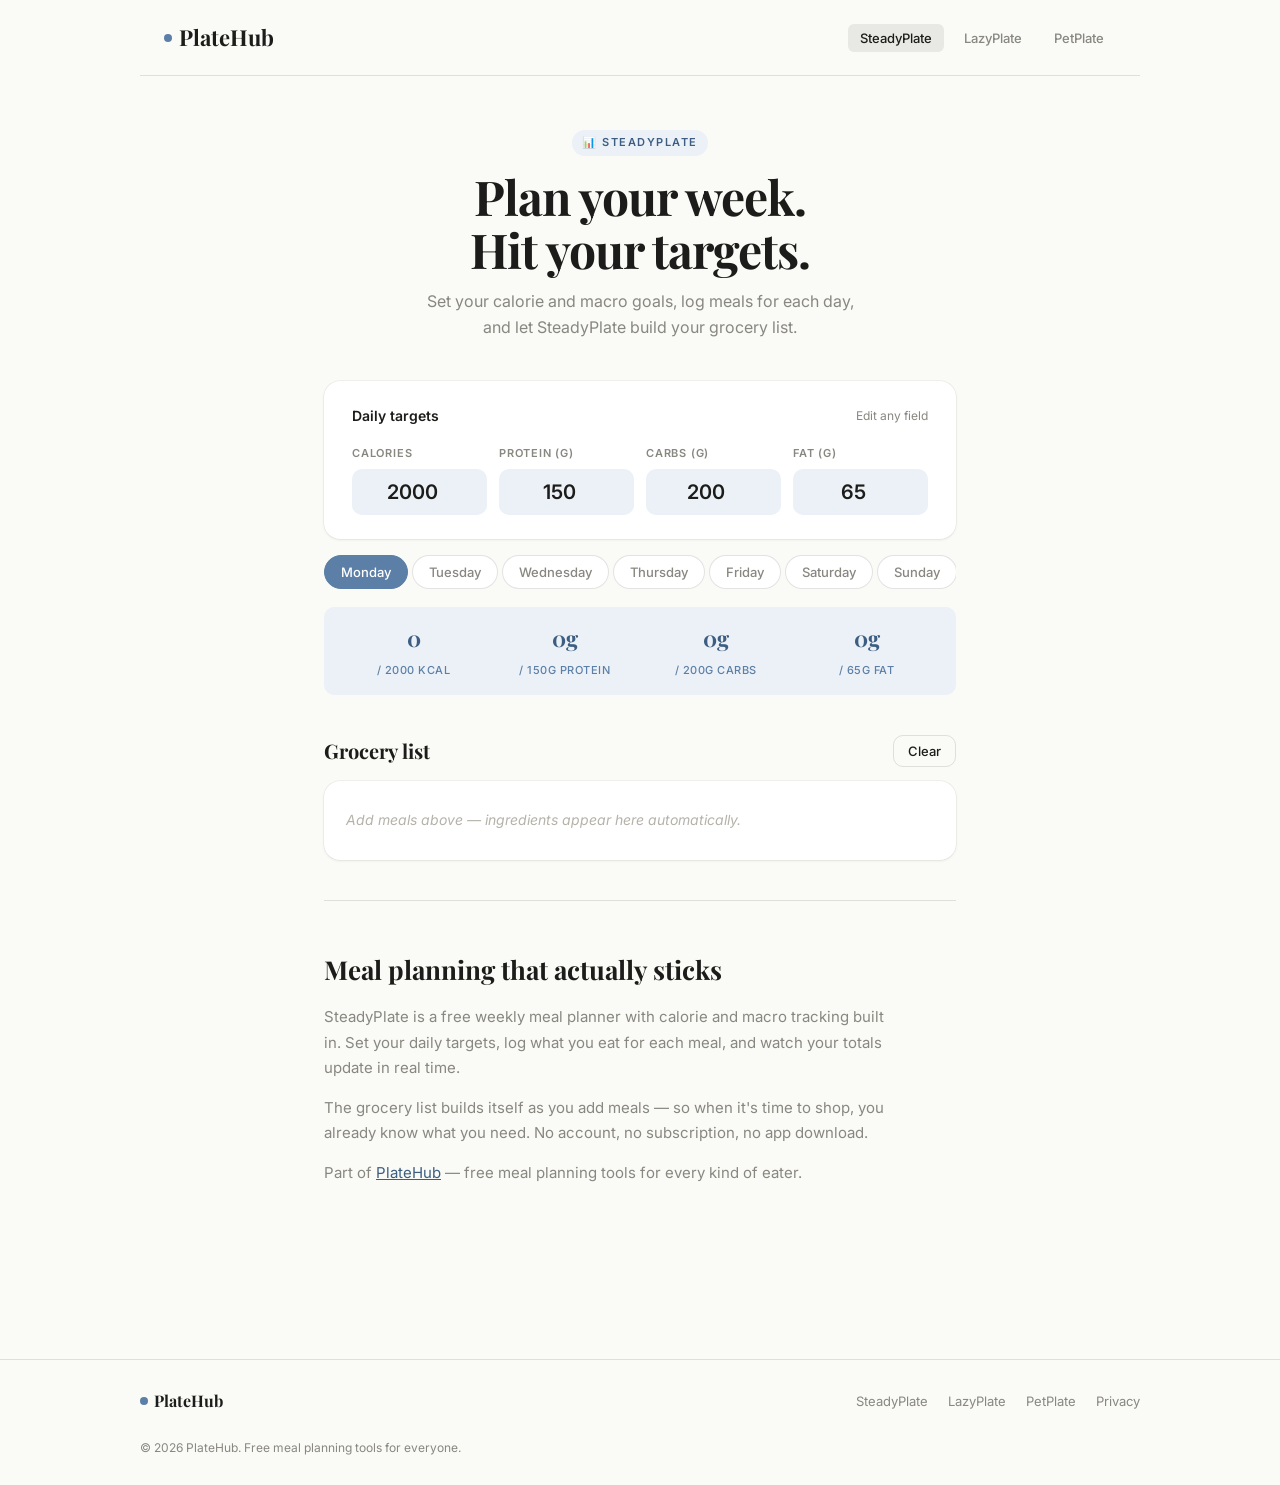
<file: steadyplate/index.html>
<!DOCTYPE html>
<html lang="en">
<head>
  <meta charset="UTF-8">
  <meta name="viewport" content="width=device-width, initial-scale=1.0">
  <title>SteadyPlate — Meal planner & macro tracker | PlateHub</title>
  <meta name="description" content="Free weekly meal planner with calorie and macro tracking. Plan your meals, hit your nutrition targets, and build a grocery list automatically.">
  <link rel="stylesheet" href="../styles/main.css">
  <style>
    .sp-hero {
      padding: 52px 0 40px;
      text-align: center;
    }

    .sp-headline {
      font-family: var(--font-display);
      font-size: clamp(30px, 5vw, 48px);
      font-weight: 700;
      line-height: 1.1;
      letter-spacing: -1px;
      margin: 14px 0 14px;
    }

    .sp-sub {
      font-size: 16px;
      color: var(--gray-mid);
      max-width: 440px;
      margin: 0 auto;
      line-height: 1.6;
    }

    .sp-tool { padding: 0 0 80px; }

    /* Targets card */
    .targets-card {
      background: #fff;
      border-radius: var(--radius-lg);
      box-shadow: var(--shadow-card);
      padding: 24px 28px;
      margin-bottom: 16px;
    }

    .targets-header {
      display: flex;
      align-items: center;
      justify-content: space-between;
      margin-bottom: 18px;
    }

    .targets-title {
      font-size: 14px;
      font-weight: 600;
      color: var(--black);
    }

    .targets-grid {
      display: grid;
      grid-template-columns: repeat(4, 1fr);
      gap: 12px;
    }

    .target-field label {
      display: block;
      font-size: 11px;
      font-weight: 600;
      letter-spacing: 0.8px;
      text-transform: uppercase;
      color: var(--gray-mid);
      margin-bottom: 6px;
    }

    .target-field input {
      width: 100%;
      font-family: var(--font-body);
      font-size: 20px;
      font-weight: 600;
      color: var(--black);
      background: var(--steady-light);
      border: 1px solid transparent;
      border-radius: var(--radius-md);
      padding: 10px 12px;
      outline: none;
      text-align: center;
      transition: border-color 0.15s;
    }

    .target-field input:focus { border-color: var(--steady); }

    /* Daily totals bar */
    .totals-bar {
      background: var(--steady-light);
      border-radius: var(--radius-md);
      padding: 14px 18px;
      display: grid;
      grid-template-columns: repeat(4, 1fr);
      gap: 8px;
      margin-bottom: 16px;
    }

    .total-item { text-align: center; }

    .total-value {
      font-family: var(--font-display);
      font-size: 22px;
      font-weight: 700;
      color: var(--steady-dark);
      display: block;
    }

    .total-label {
      font-size: 11px;
      color: var(--steady);
      font-weight: 500;
      text-transform: uppercase;
      letter-spacing: 0.5px;
    }

    .total-item.over .total-value { color: #C0392B; }

    /* Day selector */
    .day-tabs {
      display: flex;
      gap: 4px;
      margin-bottom: 16px;
      overflow-x: auto;
      scrollbar-width: none;
      padding-bottom: 2px;
    }

    .day-tabs::-webkit-scrollbar { display: none; }

    .day-tab {
      flex-shrink: 0;
      font-family: var(--font-body);
      font-size: 13px;
      font-weight: 500;
      padding: 8px 16px;
      border-radius: 20px;
      border: 1px solid var(--gray-border);
      background: #fff;
      color: var(--gray-mid);
      cursor: pointer;
      transition: all 0.15s;
    }

    .day-tab:hover { background: var(--gray-light); color: var(--black); }
    .day-tab.active { background: var(--steady); color: #fff; border-color: var(--steady); }

    /* Meal slots */
    .meal-slots {
      display: flex;
      flex-direction: column;
      gap: 10px;
      margin-bottom: 20px;
    }

    .meal-slot {
      background: #fff;
      border-radius: var(--radius-lg);
      box-shadow: var(--shadow-card);
      overflow: hidden;
    }

    .meal-slot-header {
      display: flex;
      align-items: center;
      justify-content: space-between;
      padding: 14px 18px;
      border-bottom: 0.5px solid var(--gray-border);
    }

    .meal-slot-name {
      font-size: 13px;
      font-weight: 600;
      color: var(--gray-mid);
      text-transform: uppercase;
      letter-spacing: 1px;
    }

    .meal-slot-cals {
      font-size: 13px;
      font-weight: 600;
      color: var(--steady-dark);
    }

    .meal-entries {
      padding: 10px 14px;
      display: flex;
      flex-direction: column;
      gap: 4px;
      min-height: 44px;
    }

    .meal-entry {
      display: flex;
      align-items: center;
      justify-content: space-between;
      padding: 6px 4px;
      border-radius: var(--radius-sm);
      font-size: 14px;
    }

    .meal-entry:hover { background: var(--gray-light); }

    .entry-name { flex: 1; }

    .entry-macros {
      display: flex;
      gap: 12px;
      font-size: 12px;
      color: var(--gray-mid);
    }

    .entry-remove {
      background: none;
      border: none;
      color: var(--gray-mid);
      cursor: pointer;
      font-size: 16px;
      padding: 0 4px;
      margin-left: 8px;
      line-height: 1;
      transition: color 0.15s;
    }

    .entry-remove:hover { color: #C0392B; }

    .meal-empty {
      font-size: 13px;
      color: #B4B2A9;
      font-style: italic;
      padding: 6px 4px;
    }

    .add-food-row {
      display: flex;
      gap: 8px;
      padding: 10px 14px 14px;
      border-top: 0.5px solid var(--gray-border);
    }

    .add-food-row .ph-input { font-size: 14px; padding: 9px 12px; }

    .btn-add-food {
      flex-shrink: 0;
      padding: 9px 14px;
      border-radius: var(--radius-md);
      background: var(--steady-light);
      color: var(--steady-dark);
      border: 1px solid transparent;
      font-size: 13px;
      font-weight: 500;
      cursor: pointer;
      white-space: nowrap;
      transition: background 0.15s;
      font-family: var(--font-body);
    }

    .btn-add-food:hover { background: #cddaec; }
    .btn-add-food:disabled { opacity: 0.5; cursor: not-allowed; }

    /* Grocery list */
    .grocery-section {
      margin-top: 24px;
    }

    .grocery-header {
      display: flex;
      align-items: center;
      justify-content: space-between;
      margin-bottom: 14px;
    }

    .grocery-title {
      font-family: var(--font-display);
      font-size: 20px;
      font-weight: 700;
    }

    .grocery-list {
      background: #fff;
      border-radius: var(--radius-lg);
      box-shadow: var(--shadow-card);
      padding: 20px 22px;
    }

    .grocery-item {
      display: flex;
      align-items: center;
      gap: 10px;
      padding: 8px 0;
      border-bottom: 0.5px solid var(--gray-border);
      font-size: 14px;
    }

    .grocery-item:last-child { border-bottom: none; }

    .grocery-check {
      width: 18px;
      height: 18px;
      border-radius: 4px;
      border: 1.5px solid var(--gray-border);
      background: #fff;
      cursor: pointer;
      flex-shrink: 0;
      display: flex;
      align-items: center;
      justify-content: center;
      transition: all 0.15s;
    }

    .grocery-check.checked { background: var(--steady); border-color: var(--steady); color: #fff; }

    .grocery-empty {
      font-size: 14px;
      color: #B4B2A9;
      font-style: italic;
      padding: 8px 0;
    }

    /* SEO */
    .sp-about {
      border-top: 0.5px solid var(--gray-border);
      padding: 48px 0 0;
      margin-top: 40px;
    }

    .sp-about h2 {
      font-family: var(--font-display);
      font-size: 26px;
      font-weight: 700;
      margin-bottom: 14px;
    }

    .sp-about p {
      font-size: 15px;
      color: var(--gray-mid);
      line-height: 1.7;
      max-width: 580px;
      margin-bottom: 14px;
    }

    @media (max-width: 540px) {
      .targets-grid { grid-template-columns: repeat(2, 1fr); }
      .totals-bar { grid-template-columns: repeat(2, 1fr); }
    }
  </style>
</head>
<body>

  <nav class="ph-nav steady">
    <a href="../" class="ph-logo">
      <span class="ph-logo-dot"></span>
      PlateHub
    </a>
    <ul class="ph-nav-links">
      <li><a href="../steadyplate/" class="active">SteadyPlate</a></li>
      <li><a href="../lazyplate/">LazyPlate</a></li>
      <li><a href="../petplate/">PetPlate</a></li>
    </ul>
  </nav>

  <section class="sp-hero">
    <div class="ph-container-narrow">
      <span class="tool-badge steady">📊 SteadyPlate</span>
      <h1 class="sp-headline">Plan your week.<br>Hit your targets.</h1>
      <p class="sp-sub">Set your calorie and macro goals, log meals for each day, and let SteadyPlate build your grocery list.</p>
    </div>
  </section>

  <section class="sp-tool">
    <div class="ph-container-narrow">

      <!-- Targets -->
      <div class="targets-card">
        <div class="targets-header">
          <span class="targets-title">Daily targets</span>
          <span style="font-size:12px;color:var(--gray-mid)">Edit any field</span>
        </div>
        <div class="targets-grid">
          <div class="target-field">
            <label>Calories</label>
            <input type="number" id="target-cal" value="2000">
          </div>
          <div class="target-field">
            <label>Protein (g)</label>
            <input type="number" id="target-protein" value="150">
          </div>
          <div class="target-field">
            <label>Carbs (g)</label>
            <input type="number" id="target-carbs" value="200">
          </div>
          <div class="target-field">
            <label>Fat (g)</label>
            <input type="number" id="target-fat" value="65">
          </div>
        </div>
      </div>

      <!-- Day tabs -->
      <div class="day-tabs" id="day-tabs">
        <button class="day-tab active" data-day="0">Monday</button>
        <button class="day-tab" data-day="1">Tuesday</button>
        <button class="day-tab" data-day="2">Wednesday</button>
        <button class="day-tab" data-day="3">Thursday</button>
        <button class="day-tab" data-day="4">Friday</button>
        <button class="day-tab" data-day="5">Saturday</button>
        <button class="day-tab" data-day="6">Sunday</button>
      </div>

      <!-- Totals bar -->
      <div class="totals-bar" id="totals-bar">
        <div class="total-item" id="total-cal-wrap">
          <span class="total-value" id="total-cal">0</span>
          <span class="total-label">/ <span id="tgt-cal-disp">2000</span> kcal</span>
        </div>
        <div class="total-item" id="total-protein-wrap">
          <span class="total-value" id="total-protein">0g</span>
          <span class="total-label">/ <span id="tgt-protein-disp">150</span>g protein</span>
        </div>
        <div class="total-item" id="total-carbs-wrap">
          <span class="total-value" id="total-carbs">0g</span>
          <span class="total-label">/ <span id="tgt-carbs-disp">200</span>g carbs</span>
        </div>
        <div class="total-item" id="total-fat-wrap">
          <span class="total-value" id="total-fat">0g</span>
          <span class="total-label">/ <span id="tgt-fat-disp">65</span>g fat</span>
        </div>
      </div>

      <!-- Meal slots -->
      <div class="meal-slots" id="meal-slots"></div>

      <!-- Grocery list -->
      <div class="grocery-section">
        <div class="grocery-header">
          <h2 class="grocery-title">Grocery list</h2>
          <button class="btn btn-outline" style="font-size:13px;padding:7px 14px" onclick="clearGrocery()">Clear</button>
        </div>
        <div class="grocery-list" id="grocery-list">
          <p class="grocery-empty">Add meals above — ingredients appear here automatically.</p>
        </div>
      </div>

      <div class="sp-about">
        <h2>Meal planning that actually sticks</h2>
        <p>SteadyPlate is a free weekly meal planner with calorie and macro tracking built in. Set your daily targets, log what you eat for each meal, and watch your totals update in real time.</p>
        <p>The grocery list builds itself as you add meals — so when it's time to shop, you already know what you need. No account, no subscription, no app download.</p>
        <p>Part of <a href="../" style="color: var(--steady-dark);">PlateHub</a> — free meal planning tools for every kind of eater.</p>
      </div>

    </div>
  </section>

  <footer class="ph-footer">
    <div class="ph-footer-inner">
      <a href="../" class="ph-footer-logo">
        <span class="ph-logo-dot"></span>
        PlateHub
      </a>
      <ul class="ph-footer-links">
        <li><a href="../steadyplate/">SteadyPlate</a></li>
        <li><a href="../lazyplate/">LazyPlate</a></li>
        <li><a href="../petplate/">PetPlate</a></li>
        <li><a href="../privacy.html">Privacy</a></li>
      </ul>
      <p class="ph-footer-copy">© 2026 PlateHub. Free meal planning tools for everyone.</p>
    </div>
  </footer>

  <script>
    const DAYS = ['Monday','Tuesday','Wednesday','Thursday','Friday','Saturday','Sunday'];
    const MEALS = ['Breakfast','Lunch','Dinner','Snacks'];

    // Data structure: week[day][meal] = [{name, cal, protein, carbs, fat}]
    let week = DAYS.map(() => Object.fromEntries(MEALS.map(m => [m, []])));
    let currentDay = 0;
    let groceryItems = {};
    let groceryChecked = {};

    // Targets
    function getTargets() {
      return {
        cal:     parseInt(document.getElementById('target-cal').value)     || 2000,
        protein: parseInt(document.getElementById('target-protein').value) || 150,
        carbs:   parseInt(document.getElementById('target-carbs').value)   || 200,
        fat:     parseInt(document.getElementById('target-fat').value)     || 65,
      };
    }

    ['target-cal','target-protein','target-carbs','target-fat'].forEach(id => {
      document.getElementById(id).addEventListener('input', () => {
        updateTotalsDisplay();
        document.getElementById('tgt-cal-disp').textContent     = document.getElementById('target-cal').value     || 2000;
        document.getElementById('tgt-protein-disp').textContent = document.getElementById('target-protein').value || 150;
        document.getElementById('tgt-carbs-disp').textContent   = document.getElementById('target-carbs').value   || 200;
        document.getElementById('tgt-fat-disp').textContent     = document.getElementById('target-fat').value     || 65;
      });
    });

    // Day tabs
    document.getElementById('day-tabs').addEventListener('click', e => {
      const tab = e.target.closest('.day-tab');
      if (!tab) return;
      currentDay = parseInt(tab.dataset.day);
      document.querySelectorAll('.day-tab').forEach(t => t.classList.toggle('active', parseInt(t.dataset.day) === currentDay));
      renderMealSlots();
      updateTotalsDisplay();
    });

    // Render meal slots
    function renderMealSlots() {
      const container = document.getElementById('meal-slots');
      container.innerHTML = MEALS.map(meal => {
        const entries = week[currentDay][meal];
        const slotCals = entries.reduce((sum, e) => sum + e.cal, 0);
        return `
          <div class="meal-slot" id="slot-${meal}">
            <div class="meal-slot-header">
              <span class="meal-slot-name">${meal}</span>
              <span class="meal-slot-cals">${slotCals > 0 ? slotCals + ' kcal' : ''}</span>
            </div>
            <div class="meal-entries" id="entries-${meal}">
              ${entries.length === 0
                ? '<span class="meal-empty">Nothing logged yet</span>'
                : entries.map((e, i) => `
                    <div class="meal-entry">
                      <span class="entry-name">${e.name}</span>
                      <div class="entry-macros">
                        <span>${e.cal} kcal</span>
                        <span>${e.protein}g P</span>
                        <span>${e.carbs}g C</span>
                        <span>${e.fat}g F</span>
                      </div>
                      <button class="entry-remove" onclick="removeEntry('${meal}', ${i})" aria-label="Remove">×</button>
                    </div>`).join('')
              }
            </div>
            <div class="add-food-row">
              <input type="text" class="ph-input" id="food-input-${meal}" placeholder="Add food (e.g. 'chicken breast 150g')" autocomplete="off">
              <button class="btn-add-food" id="add-btn-${meal}" onclick="lookupFood('${meal}')">Look up</button>
            </div>
          </div>`;
      }).join('');

      MEALS.forEach(meal => {
        document.getElementById(`food-input-${meal}`)
          .addEventListener('keydown', e => { if (e.key === 'Enter') lookupFood(meal); });
      });
    }

    async function lookupFood(meal) {
      const inputEl = document.getElementById(`food-input-${meal}`);
      const btn = document.getElementById(`add-btn-${meal}`);
      const query = inputEl.value.trim();
      if (!query) return;

      btn.disabled = true;
      btn.textContent = '…';

      const prompt = `Return ONLY valid JSON with no markdown for this food query: "${query}"
Format: {"name": "Food name", "cal": 250, "protein": 25, "carbs": 10, "fat": 8}
Use realistic nutritional values. If a portion size is mentioned, use that amount. Otherwise use a standard serving.`;

      try {
        const res = await fetch('https://api.anthropic.com/v1/messages', {
          method: 'POST',
          headers: {
            'Content-Type': 'application/json',
            'x-api-key': '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',
            'anthropic-version': '2023-06-01',
            'anthropic-dangerous-direct-browser-access': 'true'
            },
            max_tokens: 1000,
            messages: [{ role: 'user', content: prompt }]
          })
        });

        const data = await res.json();
        const text = data.content.map(b => b.text || '').join('');
        const clean = text.replace(/```json|```/g, '').trim();
        const food = JSON.parse(clean);

        week[currentDay][meal].push(food);
        addToGrocery(food.name);
        inputEl.value = '';
        renderMealSlots();
        updateTotalsDisplay();
        renderGrocery();

      } catch {
        inputEl.style.borderColor = '#C0392B';
        setTimeout(() => { inputEl.style.borderColor = ''; }, 1500);
      } finally {
        btn.disabled = false;
        btn.textContent = 'Look up';
      }
    }

    function removeEntry(meal, idx) {
      week[currentDay][meal].splice(idx, 1);
      renderMealSlots();
      updateTotalsDisplay();
      rebuildGrocery();
    }

    function updateTotalsDisplay() {
      const targets = getTargets();
      const dayEntries = MEALS.flatMap(m => week[currentDay][m]);
      const totals = {
        cal:     dayEntries.reduce((s, e) => s + (e.cal || 0), 0),
        protein: dayEntries.reduce((s, e) => s + (e.protein || 0), 0),
        carbs:   dayEntries.reduce((s, e) => s + (e.carbs || 0), 0),
        fat:     dayEntries.reduce((s, e) => s + (e.fat || 0), 0),
      };

      document.getElementById('total-cal').textContent     = totals.cal;
      document.getElementById('total-protein').textContent = totals.protein + 'g';
      document.getElementById('total-carbs').textContent   = totals.carbs + 'g';
      document.getElementById('total-fat').textContent     = totals.fat + 'g';

      document.getElementById('total-cal-wrap').classList.toggle('over', totals.cal > targets.cal);
      document.getElementById('total-protein-wrap').classList.toggle('over', totals.protein > targets.protein);
      document.getElementById('total-carbs-wrap').classList.toggle('over', totals.carbs > targets.carbs);
      document.getElementById('total-fat-wrap').classList.toggle('over', totals.fat > targets.fat);
    }

    // Grocery
    function addToGrocery(name) {
      const key = name.toLowerCase();
      groceryItems[key] = (groceryItems[key] || 0) + 1;
    }

    function rebuildGrocery() {
      groceryItems = {};
      DAYS.forEach((_, dayIdx) => {
        MEALS.forEach(meal => {
          week[dayIdx][meal].forEach(e => addToGrocery(e.name));
        });
      });
      renderGrocery();
    }

    function renderGrocery() {
      const container = document.getElementById('grocery-list');
      const keys = Object.keys(groceryItems);
      if (keys.length === 0) {
        container.innerHTML = '<p class="grocery-empty">Add meals above — ingredients appear here automatically.</p>';
        return;
      }
      container.innerHTML = keys.map(key => {
        const count = groceryItems[key];
        const checked = groceryChecked[key];
        return `
          <div class="grocery-item">
            <div class="grocery-check ${checked ? 'checked' : ''}" onclick="toggleGrocery('${key}')" role="checkbox" aria-checked="${checked}" tabindex="0">
              ${checked ? '✓' : ''}
            </div>
            <span style="${checked ? 'text-decoration:line-through;color:var(--gray-mid)' : ''}">${key}${count > 1 ? ` ×${count}` : ''}</span>
          </div>`;
      }).join('');
    }

    function toggleGrocery(key) {
      groceryChecked[key] = !groceryChecked[key];
      renderGrocery();
    }

    function clearGrocery() {
      groceryChecked = {};
      renderGrocery();
    }

    // Init
    renderMealSlots();
    updateTotalsDisplay();
    renderGrocery();
  </script>

</body>
</html>
</file>
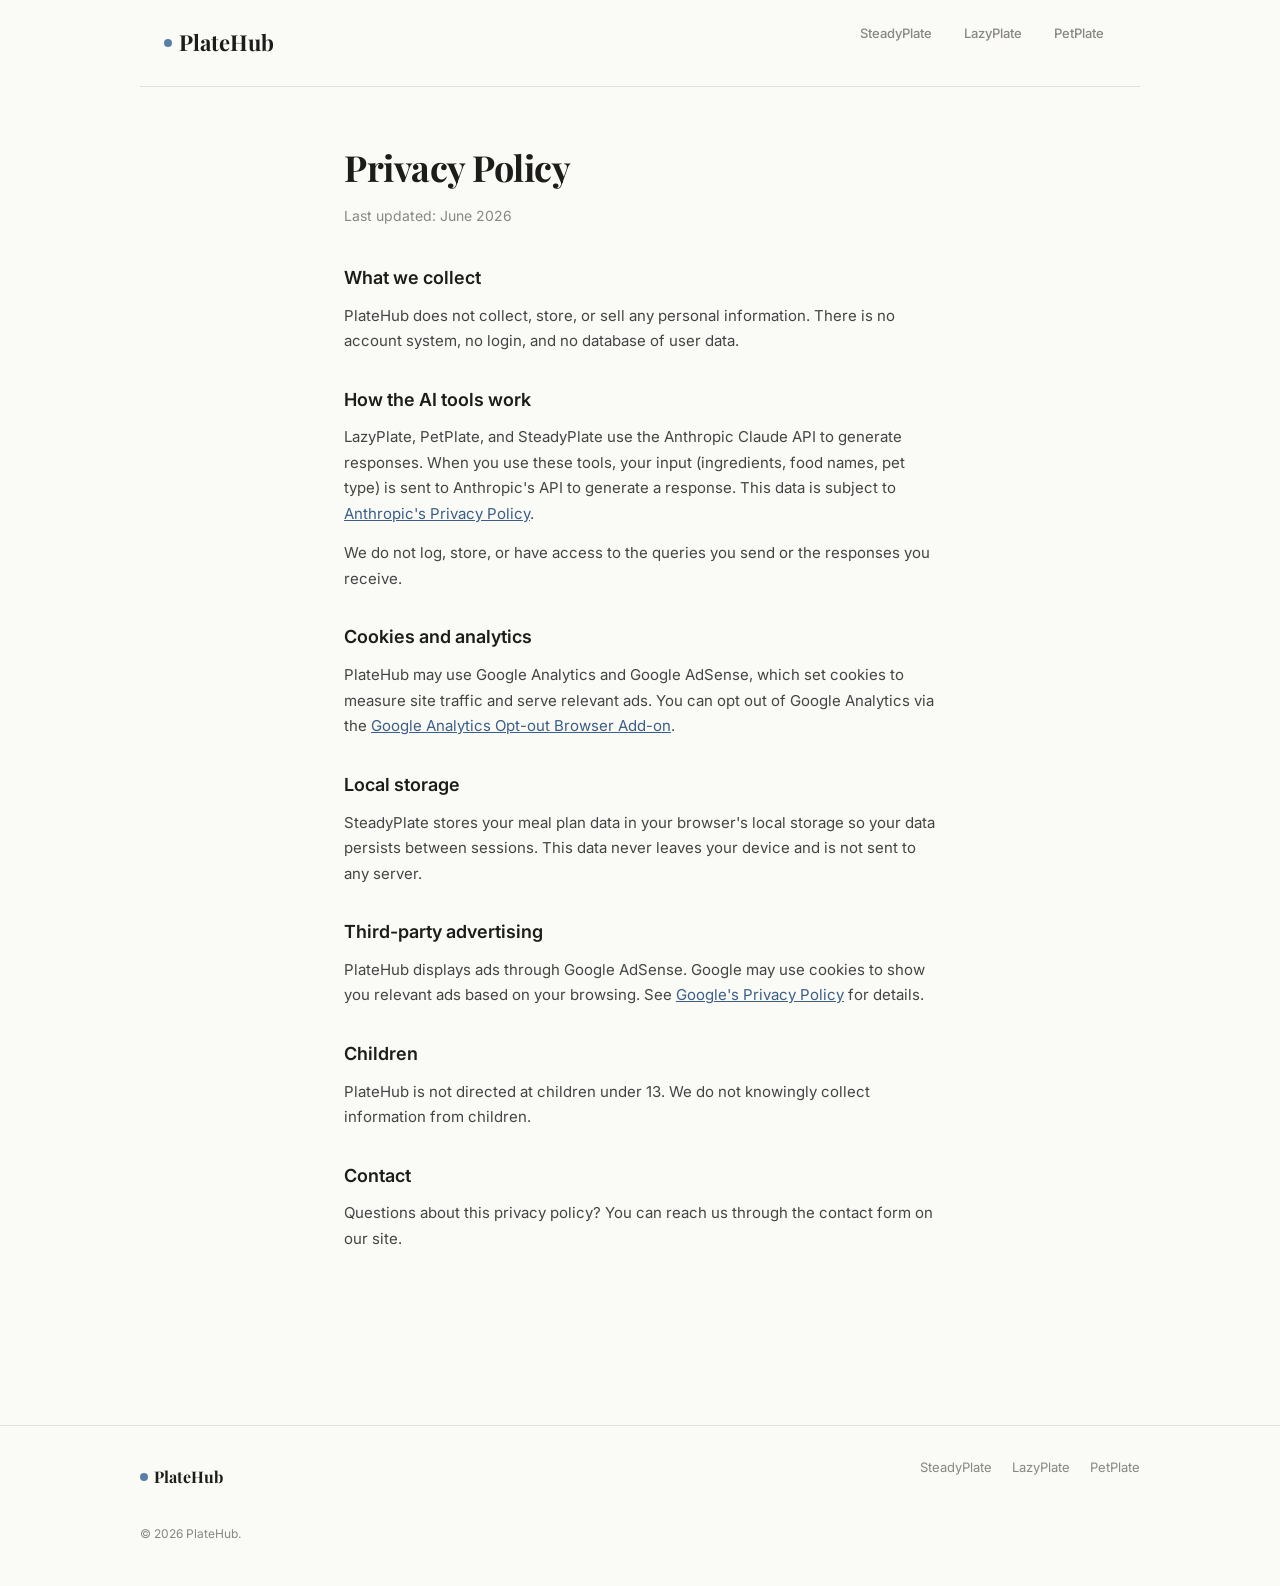
<file: privacy.html>
<!DOCTYPE html>
<html lang="en">
<head>
  <meta charset="UTF-8">
  <meta name="viewport" content="width=device-width, initial-scale=1.0">
  <title>Privacy Policy | PlateHub</title>
  <link rel="stylesheet" href="styles/main.css">
  <style>
    .privacy-content {
      max-width: 640px;
      margin: 0 auto;
      padding: 52px 24px 80px;
    }
    h1 {
      font-family: var(--font-display);
      font-size: 36px;
      font-weight: 700;
      margin-bottom: 8px;
      letter-spacing: -0.5px;
    }
    .updated { font-size: 14px; color: var(--gray-mid); margin-bottom: 36px; }
    h2 { font-size: 18px; font-weight: 600; margin: 32px 0 10px; }
    p { font-size: 15px; color: #444; line-height: 1.7; margin-bottom: 14px; }
    ul { padding-left: 20px; margin-bottom: 14px; }
    li { font-size: 15px; color: #444; line-height: 1.7; margin-bottom: 6px; }
  </style>
</head>
<body>

  <nav class="ph-nav">
    <a href="/" class="ph-logo">
      <span class="ph-logo-dot"></span>
      PlateHub
    </a>
    <ul class="ph-nav-links">
      <li><a href="steadyplate/">SteadyPlate</a></li>
      <li><a href="lazyplate/">LazyPlate</a></li>
      <li><a href="petplate/">PetPlate</a></li>
    </ul>
  </nav>

  <div class="privacy-content">
    <h1>Privacy Policy</h1>
    <p class="updated">Last updated: June 2026</p>

    <h2>What we collect</h2>
    <p>PlateHub does not collect, store, or sell any personal information. There is no account system, no login, and no database of user data.</p>

    <h2>How the AI tools work</h2>
    <p>LazyPlate, PetPlate, and SteadyPlate use the Anthropic Claude API to generate responses. When you use these tools, your input (ingredients, food names, pet type) is sent to Anthropic's API to generate a response. This data is subject to <a href="https://www.anthropic.com/privacy" style="color:var(--steady-dark)">Anthropic's Privacy Policy</a>.</p>
    <p>We do not log, store, or have access to the queries you send or the responses you receive.</p>

    <h2>Cookies and analytics</h2>
    <p>PlateHub may use Google Analytics and Google AdSense, which set cookies to measure site traffic and serve relevant ads. You can opt out of Google Analytics via the <a href="https://tools.google.com/dlpage/gaoptout" style="color:var(--steady-dark)">Google Analytics Opt-out Browser Add-on</a>.</p>

    <h2>Local storage</h2>
    <p>SteadyPlate stores your meal plan data in your browser's local storage so your data persists between sessions. This data never leaves your device and is not sent to any server.</p>

    <h2>Third-party advertising</h2>
    <p>PlateHub displays ads through Google AdSense. Google may use cookies to show you relevant ads based on your browsing. See <a href="https://policies.google.com/privacy" style="color:var(--steady-dark)">Google's Privacy Policy</a> for details.</p>

    <h2>Children</h2>
    <p>PlateHub is not directed at children under 13. We do not knowingly collect information from children.</p>

    <h2>Contact</h2>
    <p>Questions about this privacy policy? You can reach us through the contact form on our site.</p>
  </div>

  <footer class="ph-footer">
    <div class="ph-footer-inner">
      <a href="/" class="ph-footer-logo">
        <span class="ph-logo-dot"></span>
        PlateHub
      </a>
      <ul class="ph-footer-links">
        <li><a href="steadyplate/">SteadyPlate</a></li>
        <li><a href="lazyplate/">LazyPlate</a></li>
        <li><a href="petplate/">PetPlate</a></li>
      </ul>
      <p class="ph-footer-copy">© 2026 PlateHub.</p>
    </div>
  </footer>

</body>
</html>
</file>
<file: styles/main.css>
/* PlateHub — shared design system */

@import url('https://fonts.googleapis.com/css2?family=Playfair+Display:wght@400;700&family=Inter:wght@400;500;600&display=swap');

:root {
  --white: #FAFAF7;
  --black: #1C1C1A;
  --gray-mid: #888780;
  --gray-light: #E8E8E4;
  --gray-border: rgba(28,28,26,0.12);

  --steady: #5B7FA6;
  --steady-light: #EBF1F7;
  --steady-dark: #3D5E82;

  --lazy: #7A9E6F;
  --lazy-light: #EDF4EB;
  --lazy-dark: #567A4A;

  --pet: #D4704A;
  --pet-light: #FAF0EB;
  --pet-dark: #A84E2E;

  --radius-sm: 6px;
  --radius-md: 10px;
  --radius-lg: 16px;

  --font-display: 'Playfair Display', Georgia, serif;
  --font-body: 'Inter', system-ui, sans-serif;

  --shadow-card: 0 1px 3px rgba(28,28,26,0.07), 0 0 0 0.5px rgba(28,28,26,0.08);
}

*, *::before, *::after { box-sizing: border-box; margin: 0; padding: 0; }

html { font-size: 16px; scroll-behavior: smooth; }

body {
  font-family: var(--font-body);
  background: var(--white);
  color: var(--black);
  line-height: 1.6;
  -webkit-font-smoothing: antialiased;
}

/* Nav */
.ph-nav {
  max-width: 1000px;
  margin: 0 auto;
  padding: 20px 24px;
  display: flex;
  align-items: center;
  justify-content: space-between;
  border-bottom: 0.5px solid var(--gray-border);
}

.ph-logo {
  font-family: var(--font-display);
  font-size: 22px;
  font-weight: 700;
  color: var(--black);
  text-decoration: none;
  display: flex;
  align-items: center;
  gap: 7px;
}

.ph-logo-dot {
  width: 8px;
  height: 8px;
  border-radius: 50%;
  background: var(--steady);
  flex-shrink: 0;
}

.ph-nav-links {
  display: flex;
  gap: 8px;
  list-style: none;
}

.ph-nav-links a {
  font-size: 13px;
  font-weight: 500;
  color: var(--gray-mid);
  text-decoration: none;
  padding: 6px 12px;
  border-radius: var(--radius-sm);
  transition: color 0.15s, background 0.15s;
}

.ph-nav-links a:hover,
.ph-nav-links a.active {
  color: var(--black);
  background: var(--gray-light);
}

/* Tool page nav accent */
.ph-nav.steady .ph-logo-dot { background: var(--steady); }
.ph-nav.lazy .ph-logo-dot { background: var(--lazy); }
.ph-nav.pet .ph-logo-dot { background: var(--pet); }

/* Containers */
.ph-container {
  max-width: 1000px;
  margin: 0 auto;
  padding: 0 24px;
}

.ph-container-narrow {
  max-width: 680px;
  margin: 0 auto;
  padding: 0 24px;
}

/* Footer */
.ph-footer {
  border-top: 0.5px solid var(--gray-border);
  padding: 28px 24px;
  margin-top: 80px;
}

.ph-footer-inner {
  max-width: 1000px;
  margin: 0 auto;
  display: flex;
  justify-content: space-between;
  align-items: center;
  flex-wrap: wrap;
  gap: 12px;
}

.ph-footer-logo {
  font-family: var(--font-display);
  font-size: 16px;
  font-weight: 700;
  color: var(--black);
  text-decoration: none;
  display: flex;
  align-items: center;
  gap: 6px;
}

.ph-footer-links {
  display: flex;
  gap: 20px;
  list-style: none;
}

.ph-footer-links a {
  font-size: 13px;
  color: var(--gray-mid);
  text-decoration: none;
}

.ph-footer-links a:hover { color: var(--black); }

.ph-footer-copy {
  font-size: 12px;
  color: var(--gray-mid);
  width: 100%;
  margin-top: 12px;
}

/* Buttons */
.btn {
  display: inline-flex;
  align-items: center;
  gap: 6px;
  font-family: var(--font-body);
  font-size: 14px;
  font-weight: 500;
  padding: 10px 20px;
  border-radius: var(--radius-md);
  border: 1px solid transparent;
  cursor: pointer;
  transition: all 0.15s;
  text-decoration: none;
  white-space: nowrap;
}

.btn-steady { background: var(--steady); color: #fff; border-color: var(--steady); }
.btn-steady:hover { background: var(--steady-dark); border-color: var(--steady-dark); }

.btn-lazy { background: var(--lazy); color: #fff; border-color: var(--lazy); }
.btn-lazy:hover { background: var(--lazy-dark); border-color: var(--lazy-dark); }

.btn-pet { background: var(--pet); color: #fff; border-color: var(--pet); }
.btn-pet:hover { background: var(--pet-dark); border-color: var(--pet-dark); }

.btn-outline {
  background: transparent;
  color: var(--black);
  border-color: var(--gray-border);
}
.btn-outline:hover { background: var(--gray-light); }

/* Tool badge */
.tool-badge {
  display: inline-flex;
  align-items: center;
  gap: 6px;
  font-size: 11px;
  font-weight: 600;
  letter-spacing: 1.5px;
  text-transform: uppercase;
  padding: 4px 10px;
  border-radius: 20px;
}

.tool-badge.steady { background: var(--steady-light); color: var(--steady-dark); }
.tool-badge.lazy { background: var(--lazy-light); color: var(--lazy-dark); }
.tool-badge.pet { background: var(--pet-light); color: var(--pet-dark); }

/* Form elements */
.ph-input {
  width: 100%;
  font-family: var(--font-body);
  font-size: 15px;
  color: var(--black);
  background: #fff;
  border: 1px solid var(--gray-border);
  border-radius: var(--radius-md);
  padding: 12px 16px;
  outline: none;
  transition: border-color 0.15s, box-shadow 0.15s;
  -webkit-appearance: none;
}

.ph-input:focus {
  border-color: rgba(28,28,26,0.3);
  box-shadow: 0 0 0 3px rgba(28,28,26,0.06);
}

.ph-input::placeholder { color: #B4B2A9; }

.ph-select {
  width: 100%;
  font-family: var(--font-body);
  font-size: 15px;
  color: var(--black);
  background: #fff;
  border: 1px solid var(--gray-border);
  border-radius: var(--radius-md);
  padding: 12px 16px;
  outline: none;
  cursor: pointer;
  transition: border-color 0.15s;
  -webkit-appearance: none;
  background-image: url("data:image/svg+xml,%3Csvg xmlns='http://www.w3.org/2000/svg' width='12' height='8' viewBox='0 0 12 8'%3E%3Cpath d='M1 1l5 5 5-5' stroke='%23888780' stroke-width='1.5' fill='none' stroke-linecap='round'/%3E%3C/svg%3E");
  background-repeat: no-repeat;
  background-position: right 14px center;
  padding-right: 36px;
}

.ph-select:focus { border-color: rgba(28,28,26,0.3); }

/* Tag chips */
.tag {
  display: inline-flex;
  align-items: center;
  gap: 4px;
  font-size: 13px;
  padding: 4px 10px;
  border-radius: 20px;
  border: 1px solid var(--gray-border);
  background: #fff;
  color: var(--black);
  cursor: pointer;
  transition: all 0.12s;
  white-space: nowrap;
}

.tag:hover { background: var(--gray-light); }
.tag.selected { background: var(--black); color: #fff; border-color: var(--black); }

/* Card */
.ph-card {
  background: #fff;
  border-radius: var(--radius-lg);
  box-shadow: var(--shadow-card);
  padding: 24px;
}

/* Divider */
.ph-divider {
  border: none;
  border-top: 0.5px solid var(--gray-border);
  margin: 24px 0;
}

/* Responsive */
@media (max-width: 640px) {
  .ph-nav { padding: 16px; }
  .ph-container, .ph-container-narrow { padding: 0 16px; }
  .ph-nav-links a { padding: 6px 8px; font-size: 12px; }
}
</file>
